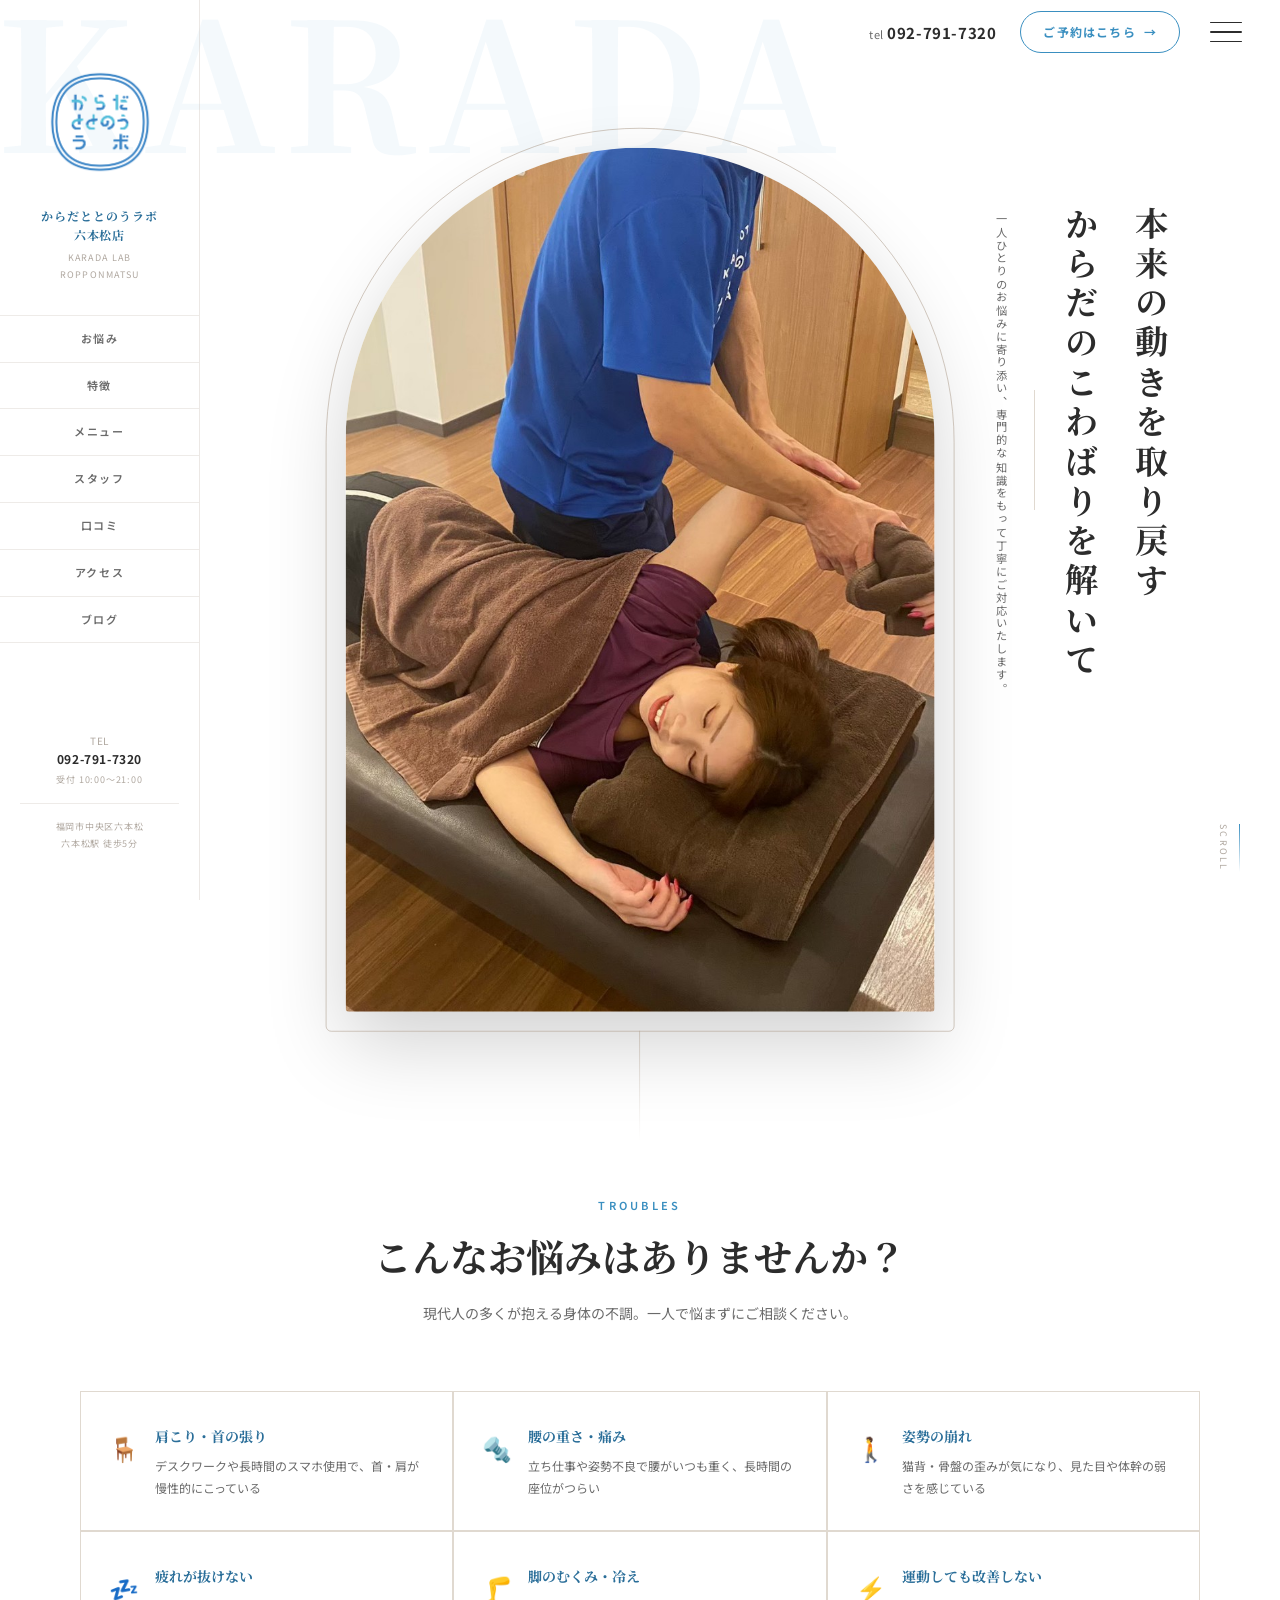
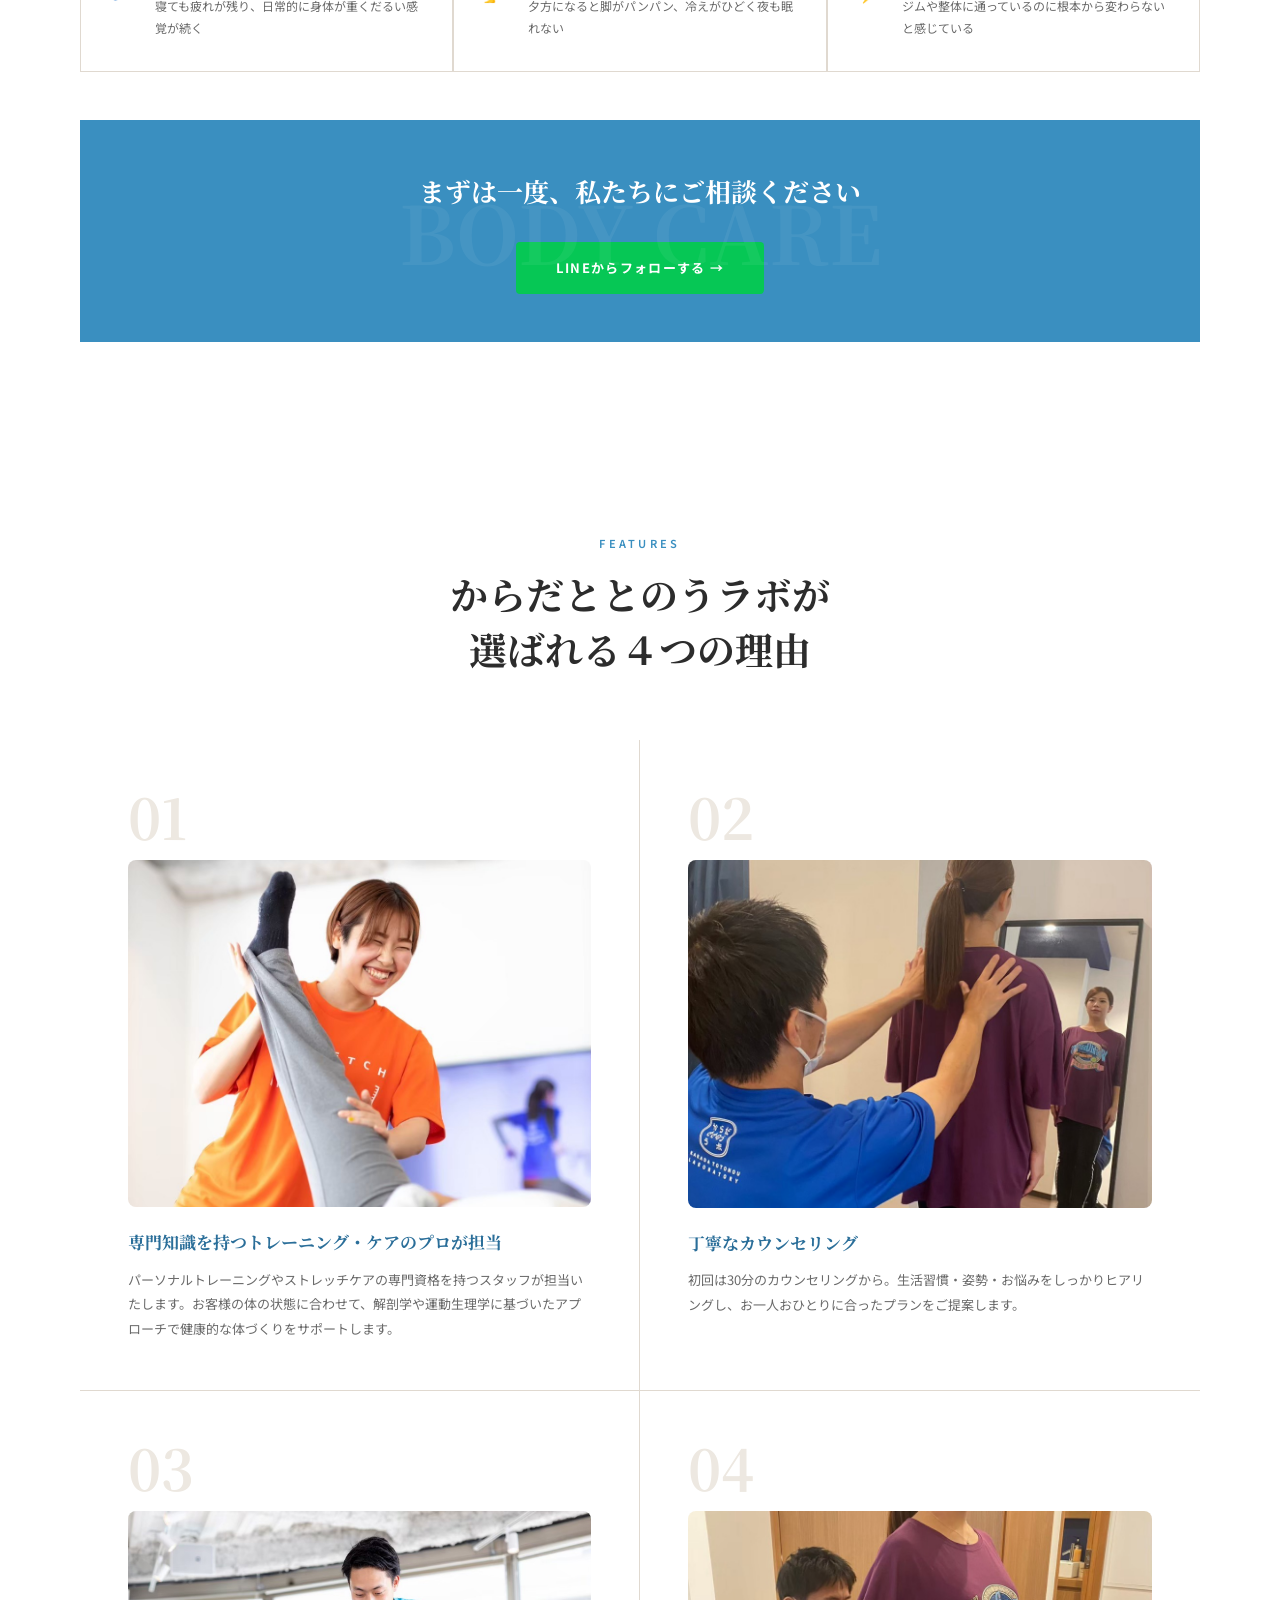
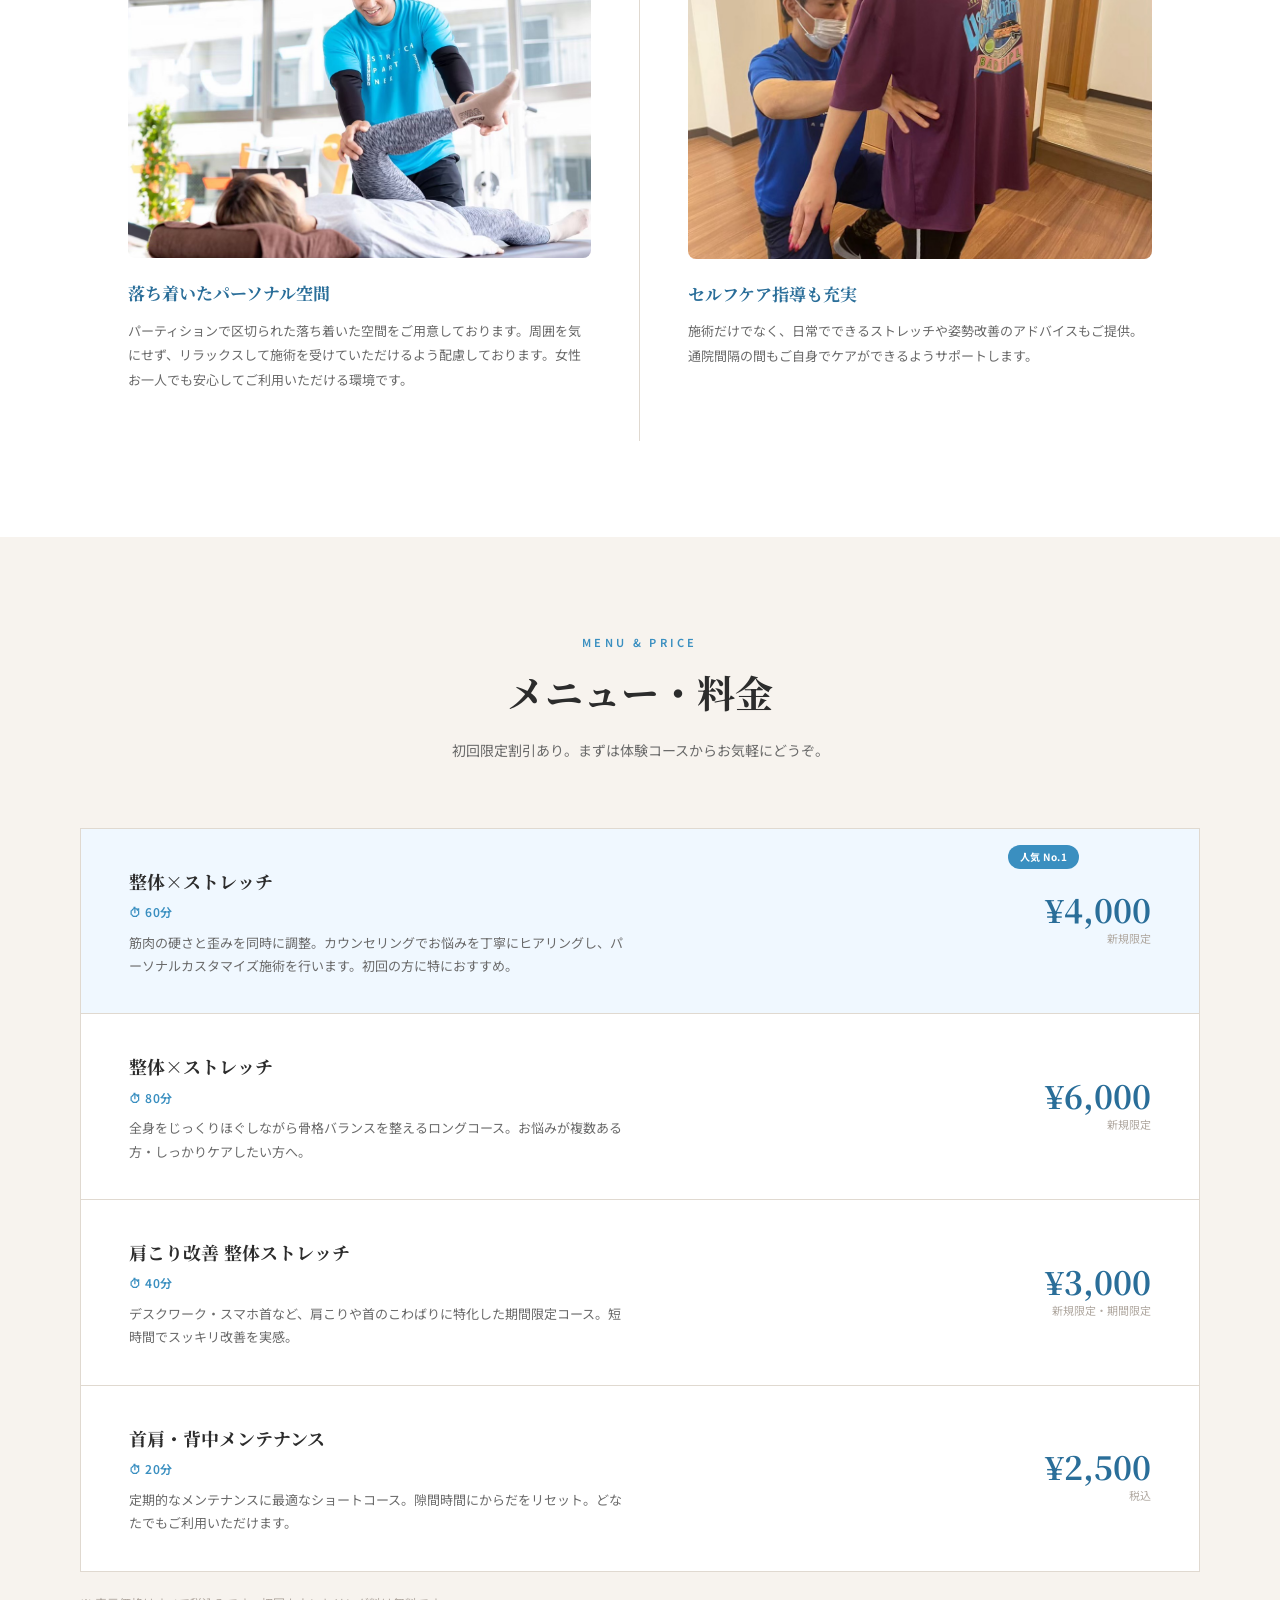
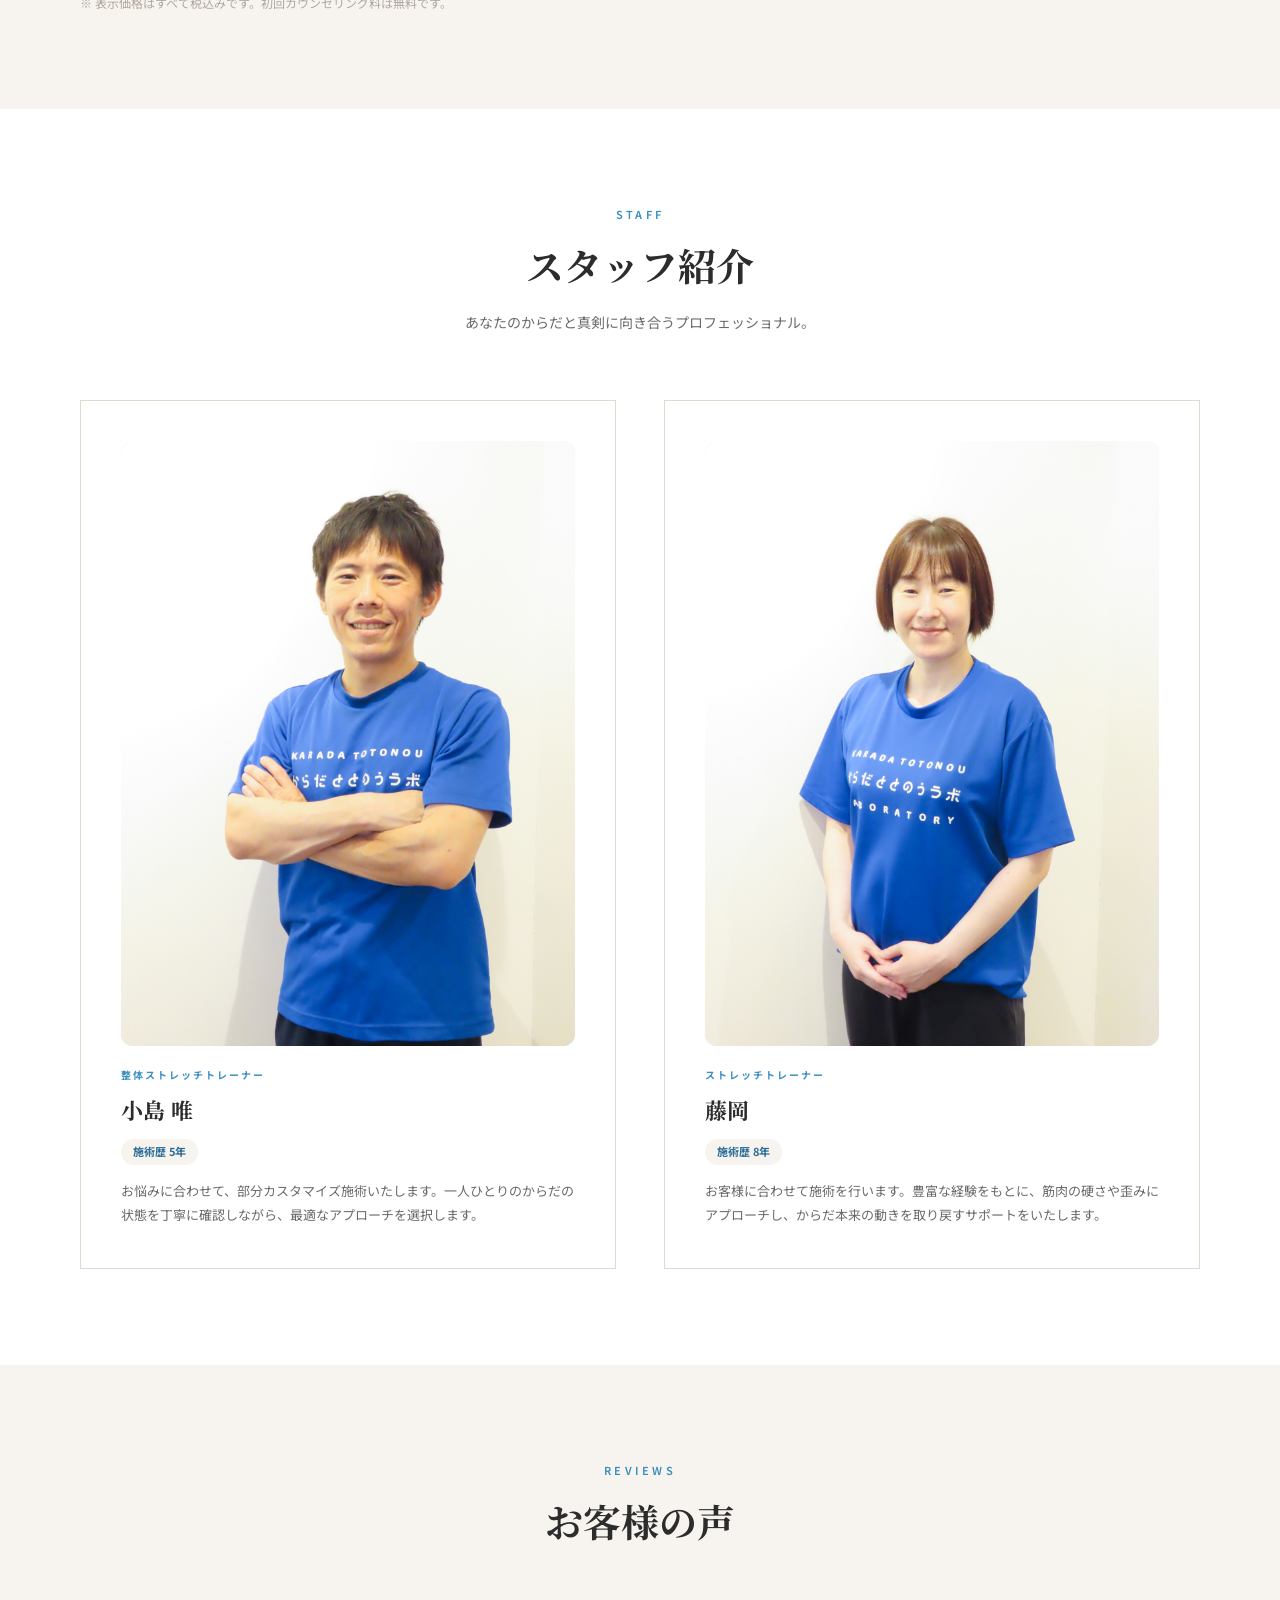
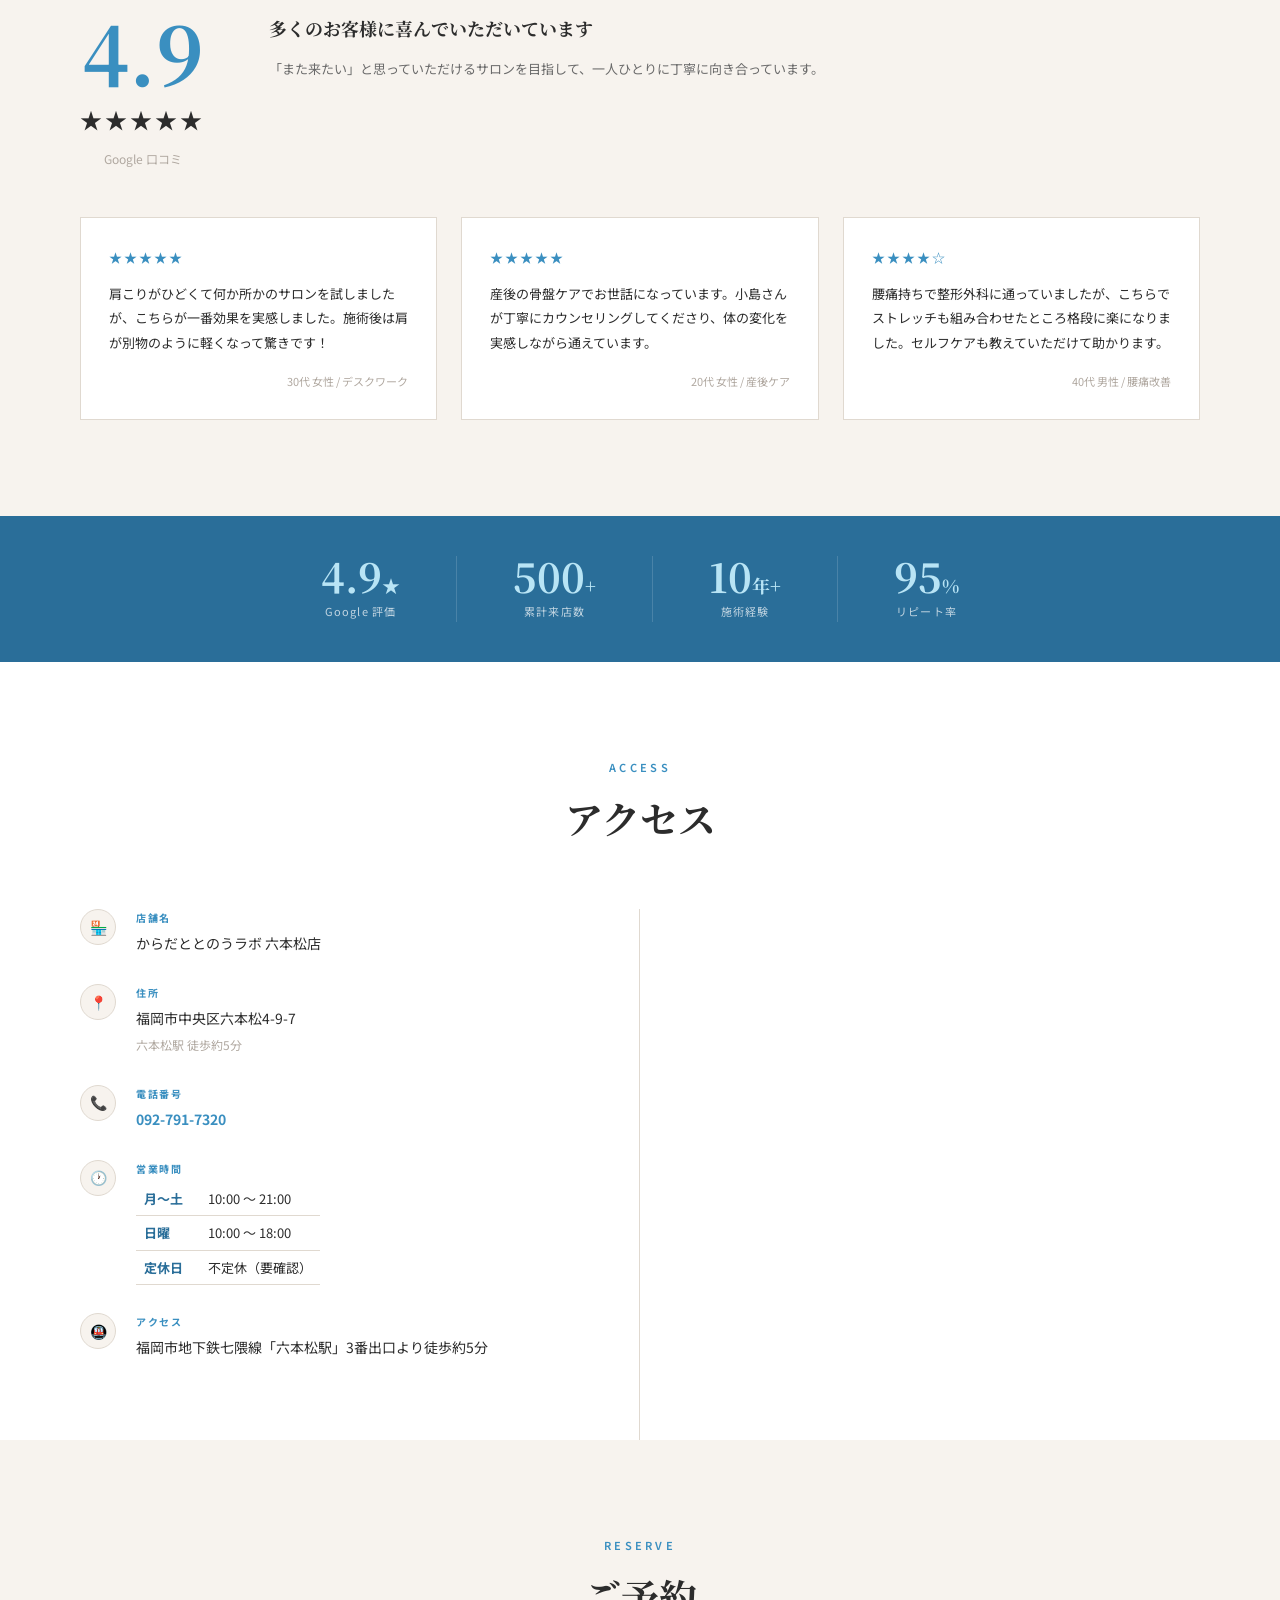
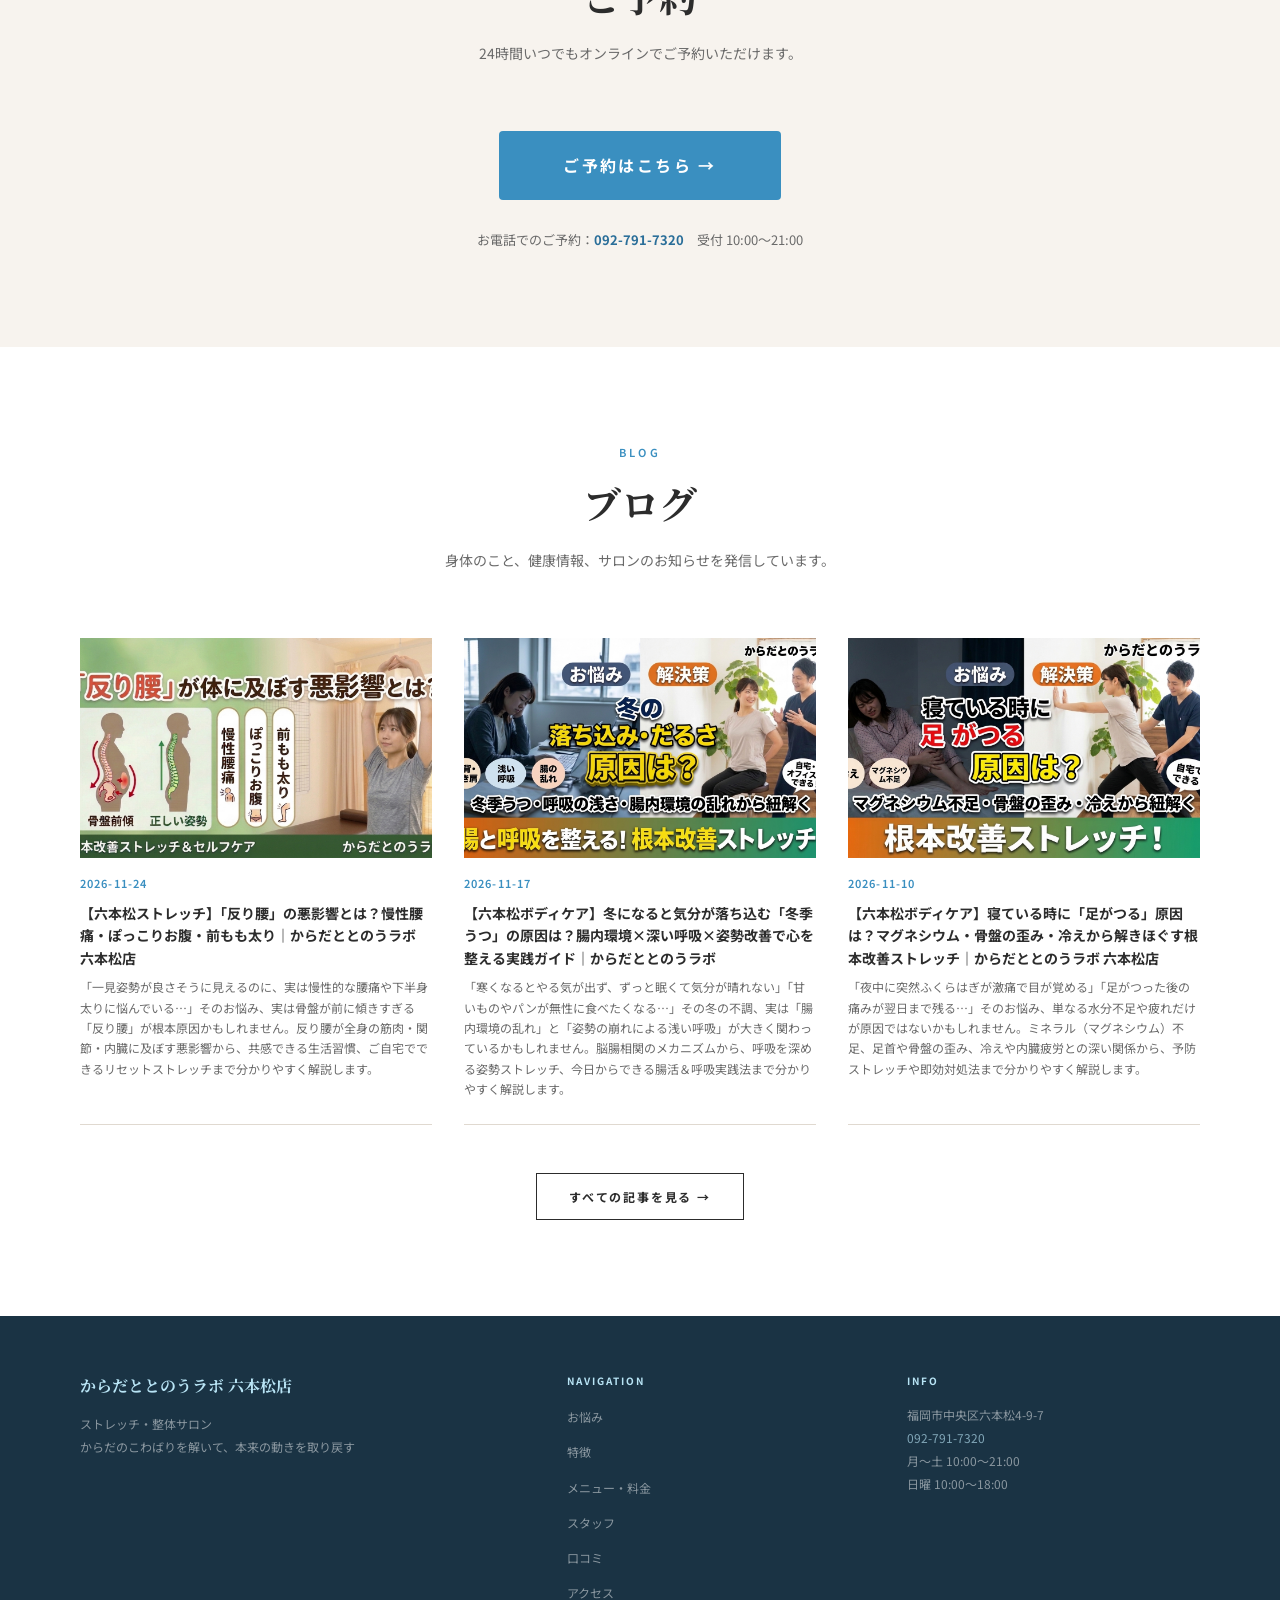
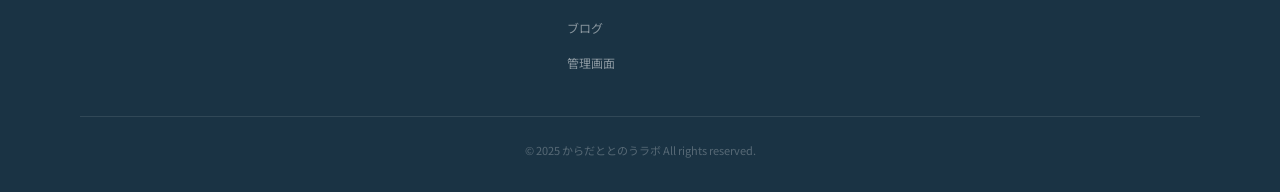
<file: index.html>
<!DOCTYPE html>
<html lang="ja">
<head>
  <meta charset="UTF-8">
  <meta name="viewport" content="width=device-width, initial-scale=1.0">
  <title>からだととのうラボ 六本松店｜ストレッチ・整体サロン｜福岡市中央区</title>
  <meta name="description" content="福岡市中央区六本松駅徒歩2分のストレッチ・整体サロン「からだととのうラボ」。専門資格を持つトレーナーが肩こり・腰痛・姿勢の悩みを根本改善。初回カウンセリング無料、LINEから簡単予約。">
  <link rel="canonical" href="https://karada-totonou-lab.com/">
  <link rel="icon" href="images/favicon2.png" type="image/png">

  <!-- OGP -->
  <meta property="og:type" content="website">
  <meta property="og:title" content="からだととのうラボ 六本松店｜ストレッチ・整体サロン｜福岡市中央区">
  <meta property="og:description" content="福岡市中央区六本松駅徒歩2分のストレッチ・整体サロン。専門資格を持つトレーナーが肩こり・腰痛・姿勢の悩みを根本改善。初回カウンセリング無料、LINEから簡単予約。">
  <meta property="og:url" content="https://karada-totonou-lab.com/">
  <meta property="og:site_name" content="からだととのうラボ 六本松店">
  <meta property="og:image" content="https://karada-totonou-lab.com/images/hero1.jpg">
  <meta property="og:locale" content="ja_JP">
  <meta name="twitter:card" content="summary_large_image">
  <meta name="twitter:title" content="からだととのうラボ 六本松店｜ストレッチ・整体サロン｜福岡市中央区">
  <meta name="twitter:description" content="福岡市中央区六本松駅徒歩2分のストレッチ・整体サロン。専門資格を持つトレーナーが肩こり・腰痛・姿勢の悩みを根本改善。">
  <meta name="twitter:image" content="https://karada-totonou-lab.com/images/hero1.jpg">
  <link rel="preconnect" href="https://fonts.googleapis.com">
  <link rel="preconnect" href="https://fonts.gstatic.com" crossorigin>
  <link href="https://fonts.googleapis.com/css2?family=Noto+Sans+JP:wght@300;400;600;700&family=Noto+Serif+JP:wght@400;600;700&display=swap" rel="stylesheet">
  <link rel="stylesheet" href="style.css">

  <script type="application/ld+json">
  {
    "@context": "https://schema.org",
    "@type": "HealthAndBeautyBusiness",
    "name": "からだととのうラボ 六本松店",
    "description": "福岡市六本松のパーソナルストレッチ・姿勢改善サロン。専門資格を持つトレーナーが肩こり・腰痛・姿勢のお悩みを根本から改善します。初回カウンセリング無料。",
    "telephone": "092-791-7320",
    "url": "https://karada-totonou-lab.com",
    "image": "https://karada-totonou-lab.com/images/hero1.jpg",
    "priceRange": "¥¥",
    "address": {
      "@type": "PostalAddress",
      "streetAddress": "六本松4-9-7",
      "addressLocality": "福岡市中央区",
      "addressRegion": "福岡県",
      "postalCode": "810-0044",
      "addressCountry": "JP"
    },
    "geo": {
      "@type": "GeoCoordinates",
      "latitude": 33.5716,
      "longitude": 130.3747
    },
    "openingHoursSpecification": [
      {
        "@type": "OpeningHoursSpecification",
        "dayOfWeek": ["Monday","Tuesday","Wednesday","Thursday","Friday"],
        "opens": "11:00",
        "closes": "22:00"
      },
      {
        "@type": "OpeningHoursSpecification",
        "dayOfWeek": ["Saturday","Sunday","PublicHolidays"],
        "opens": "10:00",
        "closes": "21:00"
      }
    ],
    "sameAs": [
      "https://lin.ee/XEOR9Bi"
    ]
  }
  </script>
  <script type="application/ld+json">
  {
    "@context": "https://schema.org",
    "@type": "FAQPage",
    "mainEntity": [
      {
        "@type": "Question",
        "name": "初めての予約はどうすればいいですか？",
        "acceptedAnswer": {
          "@type": "Answer",
          "text": "LINEからご予約いただけます。初回は無料カウンセリング（約30分）からスタートします。お気軽にご連絡ください。"
        }
      },
      {
        "@type": "Question",
        "name": "肩こりや腰痛に効果はありますか？",
        "acceptedAnswer": {
          "@type": "Answer",
          "text": "はい。解剖学・運動生理学に基づいたストレッチとケアで、筋肉の緊張をほぐし姿勢を整えることで、肩こりや腰痛の根本改善を目指します。"
        }
      },
      {
        "@type": "Question",
        "name": "どんな服装で行けばいいですか？",
        "acceptedAnswer": {
          "@type": "Answer",
          "text": "動きやすい服装であれば何でも構いません。着替えのご用意もありますのでそのままお越しいただいても大丈夫です。"
        }
      },
      {
        "@type": "Question",
        "name": "六本松駅からのアクセスは？",
        "acceptedAnswer": {
          "@type": "Answer",
          "text": "福岡市地下鉄七隈線「六本松駅」から徒歩2分です。住所は福岡市中央区六本松4-9-7です。"
        }
      },
      {
        "@type": "Question",
        "name": "料金はどのくらいかかりますか？",
        "acceptedAnswer": {
          "@type": "Answer",
          "text": "初回カウンセリングは無料です。施術メニューの料金はサイトのメニュー・料金ページをご確認ください。表示価格はすべて税込みです。"
        }
      }
    ]
  }
  </script>
<!-- Google tag (gtag.js) -->
<script async src="https://www.googletagmanager.com/gtag/js?id=G-XFP9FGWCJG"></script>
<script>
  window.dataLayer = window.dataLayer || [];
  function gtag(){dataLayer.push(arguments);}
  gtag('js', new Date());
  gtag('config', 'G-XFP9FGWCJG');
</script>
<script src="vendor/blog-security.js"></script>
</head>
<body>

<!-- ===== 固定トップバー ===== -->
<header id="fixed-topbar" class="fixed-topbar">
  <div class="topbar-left">
    <a href="./index.html" class="topbar-brand">
      <img src="images/logo.png" alt="からだととのうラボ" class="topbar-logo">
      <img src="images/logo2.png" alt="からだととのうラボ 六本松店" class="topbar-logo2">
    </a>
  </div>
  <div class="topbar-right">
    <a href="tel:092-791-7320" class="topbar-tel">tel <strong>092-791-7320</strong></a>
    <a href="https://pos-reserve.vercel.app/s/karada-totonou/book" target="_blank" rel="noopener" class="topbar-reserve-btn">ご予約はこちら <span class="topbar-reserve-arrow">→</span></a>
  </div>
</header>

<!-- ハンバーガー：常に最前面・固定 -->
<button class="hamburger" id="hamburger" aria-label="メニューを開く" aria-expanded="false">
  <span></span>
  <span></span>
  <span></span>
</button>

<!-- ===== ドロワーメニュー（右から） ===== -->
<nav id="sp-menu" class="drawer-menu" aria-hidden="true">
  <div class="drawer-inner">
    <div class="drawer-nav">
      <a href="#troubles" class="drawer-link"><span class="drawer-en">Troubles</span><span class="drawer-ja">お悩み</span></a>
      <a href="#features" class="drawer-link"><span class="drawer-en">Features</span><span class="drawer-ja">特徴</span></a>
      <a href="#menu" class="drawer-link"><span class="drawer-en">Menu</span><span class="drawer-ja">メニュー・料金</span></a>
      <a href="#staff" class="drawer-link"><span class="drawer-en">Staff</span><span class="drawer-ja">スタッフ</span></a>
      <a href="#reviews" class="drawer-link"><span class="drawer-en">Reviews</span><span class="drawer-ja">口コミ</span></a>
      <a href="#access" class="drawer-link"><span class="drawer-en">Access</span><span class="drawer-ja">アクセス</span></a>
      <a href="#blog" class="drawer-link"><span class="drawer-en">Blog</span><span class="drawer-ja">ブログ</span></a>
    </div>
  </div>
</nav>
<!-- オーバーレイ -->
<div id="drawer-overlay" class="drawer-overlay"></div>

<!-- ===== HERO ===== -->
<section id="hero">

  <!-- ウォーターマーク：KARADA -->
  <div class="hero-wm" aria-hidden="true">KARADA</div>


  <!-- 左パネル：ロゴ＋ナビ -->
  <div class="hero-left">
    <img src="images/logo.png" alt="からだととのうラボ" class="hero-logo-img">
    <div class="hero-logo-name">からだととのうラボ<br>六本松店</div>
    <div class="hero-logo-en">KARADA LAB<br>ROPPONMATSU</div>
    <nav class="hero-nav" aria-label="メインナビ">
      <a href="#troubles">お悩み</a>
      <a href="#features">特徴</a>
      <a href="#menu">メニュー</a>
      <a href="#staff">スタッフ</a>
      <a href="#reviews">口コミ</a>
      <a href="#access">アクセス</a>
      <a href="#blog">ブログ</a>
    </nav>
    <div class="hero-tel">
      TEL<br>
      <strong><a href="tel:092-791-7320">092-791-7320</a></strong>
      <small style="display:block;font-size:9px;margin-top:2px;">受付 10:00〜21:00</small>
    </div>
    <div class="hero-address">
      福岡市中央区六本松<br>
      六本松駅 徒歩5分
    </div>
  </div>

  <!-- アーチ画像（中央） -->
  <div class="hero-arch-wrap">
    <div class="hero-arch-outer" aria-hidden="true"></div>
    <div class="hero-arch-inner">
      <div class="hero-slideshow">
        <img src="images/hero1.jpg" alt="ストレッチサロン施術イメージ" class="hero-arch-img hero-slide active">
        <img src="images/hero2.jpg" alt="ストレッチサロン施術イメージ２" class="hero-arch-img hero-slide">
        <img src="images/hero3.jpg" alt="ストレッチサロン施術イメージ３" class="hero-arch-img hero-slide">
      </div>
    </div>
  </div>

  <!-- 右側：縦書きキャッチコピー（右端から内側へ） -->
  <div class="hero-copy" aria-label="キャッチコピー">
    <p class="hero-copy-sub">一人ひとりのお悩みに寄り添い、専門的な知識をもって丁寧にご対応いたします。</p>
    <div class="hero-copy-divider" aria-hidden="true"></div>
    <p class="hero-copy-col">からだのこわばりを解いて</p>
    <p class="hero-copy-col">本来の動きを取り戻す</p>
  </div>

  <!-- スクロールインジケーター -->
  <div class="hero-scroll-ind" aria-hidden="true">
    <div class="hero-scroll-line"></div>
    SCROLL
  </div>

</section>

<!-- ===== STATS ===== -->
<!-- ===== Hero → Troubles 接続線 ===== -->
<div class="arch-connector" aria-hidden="true"></div>

<!-- ===== TROUBLES ===== -->
<section id="troubles">
  <div class="section-header reveal">
    <span class="section-en">Troubles</span>
    <h2 class="section-ja">こんなお悩みは<br class="sp-br">ありませんか？</h2>
    <p class="section-desc">現代人の多くが抱える身体の不調。<br class="sp-br">一人で悩まずにご相談ください。</p>
  </div>
  <div class="troubles-grid">
    <div class="trouble-card reveal">
      <div class="trouble-icon">🪑</div>
      <div class="trouble-text">
        <strong>肩こり・首の張り</strong>
        <p>デスクワークや長時間のスマホ使用で、首・肩が慢性的にこっている</p>
      </div>
    </div>
    <div class="trouble-card reveal">
      <div class="trouble-icon">🔩</div>
      <div class="trouble-text">
        <strong>腰の重さ・痛み</strong>
        <p>立ち仕事や姿勢不良で腰がいつも重く、長時間の座位がつらい</p>
      </div>
    </div>
    <div class="trouble-card reveal">
      <div class="trouble-icon">🚶</div>
      <div class="trouble-text">
        <strong>姿勢の崩れ</strong>
        <p>猫背・骨盤の歪みが気になり、見た目や体幹の弱さを感じている</p>
      </div>
    </div>
    <div class="trouble-card reveal">
      <div class="trouble-icon">💤</div>
      <div class="trouble-text">
        <strong>疲れが抜けない</strong>
        <p>寝ても疲れが残り、日常的に身体が重くだるい感覚が続く</p>
      </div>
    </div>
    <div class="trouble-card reveal">
      <div class="trouble-icon">🦵</div>
      <div class="trouble-text">
        <strong>脚のむくみ・冷え</strong>
        <p>夕方になると脚がパンパン、冷えがひどく夜も眠れない</p>
      </div>
    </div>
    <div class="trouble-card reveal">
      <div class="trouble-icon">⚡</div>
      <div class="trouble-text">
        <strong>運動しても改善しない</strong>
        <p>ジムや整体に通っているのに根本から変わらないと感じている</p>
      </div>
    </div>
  </div>
  <div class="troubles-cta reveal">
    <p>まずは一度、<br class="sp-br">私たちにご相談ください</p>
    <a href="https://lin.ee/XEOR9Bi" target="_blank" rel="noopener" class="btn-primary-more btn-line">LINEからフォローする →</a>
  </div>
</section>

<!-- ===== FEATURES ===== -->
<section id="features">
  <div class="section-header reveal">
    <span class="section-en">Features</span>
    <h2 class="section-ja">からだととのうラボが<br>選ばれる４つの理由</h2>
  </div>
  <div class="features-wrap">
    <div class="feature-item reveal">
      <div class="feature-num">01</div>
      <div class="feature-img-wrap">
        <img src="images/feature1.jpg" alt="国家資格を持つ専門スタッフ" class="feature-img">
      </div>
      <div class="feature-title">専門知識を持つトレーニング・ケアのプロが担当</div>
      <div class="feature-desc">パーソナルトレーニングやストレッチケアの専門資格を持つスタッフが担当いたします。お客様の体の状態に合わせて、解剖学や運動生理学に基づいたアプローチで健康的な体づくりをサポートします。</div>
    </div>
    <div class="feature-item reveal">
      <div class="feature-num">02</div>
      <div class="feature-img-wrap">
        <img src="images/feature2.jpg" alt="丁寧なカウンセリング" class="feature-img">
      </div>
      <div class="feature-title">丁寧なカウンセリング</div>
      <div class="feature-desc">初回は30分のカウンセリングから。生活習慣・姿勢・お悩みをしっかりヒアリングし、お一人おひとりに合ったプランをご提案します。</div>
    </div>
    <div class="feature-item reveal">
      <div class="feature-num">03</div>
      <div class="feature-img-wrap">
        <img src="images/feature3.jpg" alt="落ち着いたパーソナル空間" class="feature-img">
      </div>
      <div class="feature-title">落ち着いたパーソナル空間</div>
      <div class="feature-desc">パーティションで区切られた落ち着いた空間をご用意しております。周囲を気にせず、リラックスして施術を受けていただけるよう配慮しております。女性お一人でも安心してご利用いただける環境です。</div>
    </div>
    <div class="feature-item reveal">
      <div class="feature-num">04</div>
      <div class="feature-img-wrap">
        <img src="images/feature4.jpg" alt="セルフケア指導も充実" class="feature-img">
      </div>
      <div class="feature-title">セルフケア指導も充実</div>
      <div class="feature-desc">施術だけでなく、日常でできるストレッチや姿勢改善のアドバイスもご提供。通院間隔の間もご自身でケアができるようサポートします。</div>
    </div>
  </div>
</section>

<!-- ===== MENU ===== -->
<section id="menu">
  <div class="section-header reveal">
    <span class="section-en">Menu &amp; Price</span>
    <h2 class="section-ja">メニュー・料金</h2>
    <p class="section-desc">初回限定割引あり。<br class="sp-br">まずは体験コースからお気軽にどうぞ。</p>
  </div>
  <ul class="menu-list">
    <li class="menu-item featured reveal">
      <div class="menu-item-body">
        <div class="menu-item-name">整体×ストレッチ</div>
        <div class="menu-item-time">⏱ 60分</div>
        <div class="menu-item-desc">筋肉の硬さと歪みを同時に調整。カウンセリングでお悩みを丁寧にヒアリングし、パーソナルカスタマイズ施術を行います。初回の方に特におすすめ。</div>
      </div>
      <div class="menu-item-price">
        <div class="menu-price-num">¥4,000</div>
        <div class="menu-price-label">新規限定</div>
      </div>
    </li>
    <li class="menu-item reveal">
      <div class="menu-item-body">
        <div class="menu-item-name">整体×ストレッチ</div>
        <div class="menu-item-time">⏱ 80分</div>
        <div class="menu-item-desc">全身をじっくりほぐしながら骨格バランスを整えるロングコース。お悩みが複数ある方・しっかりケアしたい方へ。</div>
      </div>
      <div class="menu-item-price">
        <div class="menu-price-num">¥6,000</div>
        <div class="menu-price-label">新規限定</div>
      </div>
    </li>
    <li class="menu-item reveal">
      <div class="menu-item-body">
        <div class="menu-item-name">肩こり改善 整体ストレッチ</div>
        <div class="menu-item-time">⏱ 40分</div>
        <div class="menu-item-desc">デスクワーク・スマホ首など、肩こりや首のこわばりに特化した期間限定コース。短時間でスッキリ改善を実感。</div>
      </div>
      <div class="menu-item-price">
        <div class="menu-price-num">¥3,000</div>
        <div class="menu-price-label">新規限定・期間限定</div>
      </div>
    </li>
    <li class="menu-item reveal">
      <div class="menu-item-body">
        <div class="menu-item-name">首肩・背中メンテナンス</div>
        <div class="menu-item-time">⏱ 20分</div>
        <div class="menu-item-desc">定期的なメンテナンスに最適なショートコース。隙間時間にからだをリセット。どなたでもご利用いただけます。</div>
      </div>
      <div class="menu-item-price">
        <div class="menu-price-num">¥2,500</div>
        <div class="menu-price-label">税込</div>
      </div>
    </li>
  </ul>
  <p class="menu-note">※ 表示価格はすべて税込みです。<br class="sp-br">初回カウンセリング料は無料です。</p>
</section>

<!-- ===== STAFF ===== -->
<section id="staff">
  <div class="section-header reveal">
    <span class="section-en">Staff</span>
    <h2 class="section-ja">スタッフ紹介</h2>
    <p class="section-desc">あなたのからだと真剣に向き合うプロフェッショナル。</p>
  </div>
  <div class="staff-grid">
    <div class="staff-card reveal">
      <div class="staff-img-wrap">
        <img src="images/staff1.jpg" alt="小島 唯" class="staff-img">
      </div>
      <div class="staff-role">整体ストレッチトレーナー</div>
      <div class="staff-name">小島 唯</div>
      <div class="staff-exp">施術歴 5年</div>
      <p class="staff-bio">お悩みに合わせて、部分カスタマイズ施術いたします。一人ひとりのからだの状態を丁寧に確認しながら、最適なアプローチを選択します。</p>
    </div>
    <div class="staff-card reveal">
      <div class="staff-img-wrap">
        <img src="images/staff2.jpg" alt="藤岡" class="staff-img">
      </div>
      <div class="staff-role">ストレッチトレーナー</div>
      <div class="staff-name">藤岡</div>
      <div class="staff-exp">施術歴 8年</div>
      <p class="staff-bio">お客様に合わせて施術を行います。豊富な経験をもとに、筋肉の硬さや歪みにアプローチし、からだ本来の動きを取り戻すサポートをいたします。</p>
    </div>
  </div>
</section>

<!-- ===== REVIEWS ===== -->
<section id="reviews">
  <div class="section-header reveal">
    <span class="section-en">Reviews</span>
    <h2 class="section-ja">お客様の声</h2>
  </div>
  <div class="reviews-header-wrap reveal">
    <div class="reviews-rating-big">
      <div class="rating-big-num">4.9</div>
      <div class="rating-big-stars">★★★★★</div>
      <div class="rating-big-count">Google 口コミ</div>
    </div>
    <div>
      <p style="font-family:var(--font-serif);font-size:18px;font-weight:700;margin-bottom:12px;">多くのお客様に喜んでいただいています</p>
      <p style="font-size:13px;color:var(--text-mid);line-height:2;">「また来たい」と思っていただけるサロンを目指して、<br class="sp-br">一人ひとりに丁寧に向き合っています。</p>
    </div>
  </div>
  <div class="reviews-grid">
    <div class="review-card reveal">
      <div class="review-stars">★★★★★</div>
      <p class="review-text">肩こりがひどくて何か所かのサロンを試しましたが、こちらが一番効果を実感しました。施術後は肩が別物のように軽くなって驚きです！</p>
      <div class="review-author">30代 女性 / デスクワーク</div>
    </div>
    <div class="review-card reveal">
      <div class="review-stars">★★★★★</div>
      <p class="review-text">産後の骨盤ケアでお世話になっています。小島さんが丁寧にカウンセリングしてくださり、体の変化を実感しながら通えています。</p>
      <div class="review-author">20代 女性 / 産後ケア</div>
    </div>
    <div class="review-card reveal">
      <div class="review-stars">★★★★☆</div>
      <p class="review-text">腰痛持ちで整形外科に通っていましたが、こちらでストレッチも組み合わせたところ格段に楽になりました。セルフケアも教えていただけて助かります。</p>
      <div class="review-author">40代 男性 / 腰痛改善</div>
    </div>
  </div>
</section>

<!-- ===== STATS ===== -->
<section id="stats">
  <div class="stats-inner">
    <div class="stat-item reveal">
      <div class="stat-num">4.9<span>★</span></div>
      <div class="stat-label">Google 評価</div>
    </div>
    <div class="stat-item reveal">
      <div class="stat-num">500<span>+</span></div>
      <div class="stat-label">累計来店数</div>
    </div>
    <div class="stat-item reveal">
      <div class="stat-num">10<span>年+</span></div>
      <div class="stat-label">施術経験</div>
    </div>
    <div class="stat-item reveal">
      <div class="stat-num">95<span>%</span></div>
      <div class="stat-label">リピート率</div>
    </div>
  </div>
</section>

<!-- ===== ACCESS ===== -->
<section id="access">
  <div class="section-header reveal">
    <span class="section-en">Access</span>
    <h2 class="section-ja">アクセス</h2>
  </div>
  <div class="access-grid">
    <div class="access-info reveal">
      <div class="access-rows">
        <div class="access-row">
          <div class="access-row-icon">🏪</div>
          <div>
            <div class="access-row-label">店舗名</div>
            <div class="access-row-text">からだととのうラボ 六本松店</div>
          </div>
        </div>
        <div class="access-row">
          <div class="access-row-icon">📍</div>
          <div>
            <div class="access-row-label">住所</div>
            <div class="access-row-text">福岡市中央区六本松4-9-7<br><span style="font-size:12px;color:var(--text-light);">六本松駅 徒歩約5分</span></div>
          </div>
        </div>
        <div class="access-row">
          <div class="access-row-icon">📞</div>
          <div>
            <div class="access-row-label">電話番号</div>
            <div class="access-row-text"><a href="tel:092-791-7320" style="color:var(--primary);font-weight:700;">092-791-7320</a></div>
          </div>
        </div>
        <div class="access-row">
          <div class="access-row-icon">🕐</div>
          <div>
            <div class="access-row-label">営業時間</div>
            <table class="hours-table">
              <tr><td>月〜土</td><td>10:00 〜 21:00</td></tr>
              <tr><td>日曜</td><td>10:00 〜 18:00</td></tr>
              <tr><td>定休日</td><td>不定休（要確認）</td></tr>
            </table>
          </div>
        </div>
        <div class="access-row">
          <div class="access-row-icon">🚇</div>
          <div>
            <div class="access-row-label">アクセス</div>
            <div class="access-row-text">福岡市地下鉄七隈線「六本松駅」3番出口より徒歩約5分</div>
          </div>
        </div>
      </div>
    </div>
    <div class="access-map reveal">
      <iframe
        src="https://www.google.com/maps/embed?pb=!1m18!1m12!1m3!1d3324.1090384470513!2d130.3736128756963!3d33.57651807333974!2m3!1f0!2f0!3f0!3m2!1i1024!2i768!4f13.1!3m3!1m2!1s0x3541933760547f25%3A0xccb1bbe947074aa5!2z44GL44KJ44Gg44Go44Go44Gu44GG44Op44Oc!5e0!3m2!1sja!2sjp!4v1782714313825!5m2!1sja!2sjp"
        width="100%" height="440" style="border:0;" allowfullscreen="" loading="lazy"
        referrerpolicy="strict-origin-when-cross-origin" title="からだととのうラボ 六本松店 地図">
      </iframe>
    </div>
  </div>
</section>

<!-- ===== RESERVE ===== -->
<section id="reserve">
  <div class="section-header reveal">
    <span class="section-en">Reserve</span>
    <h2 class="section-ja">ご予約</h2>
    <p class="section-desc">24時間いつでもオンラインでご予約いただけます。</p>
  </div>
  <div class="reserve-simple reveal">
    <a href="https://pos-reserve.vercel.app/s/karada-totonou/book" target="_blank" rel="noopener" class="reserve-simple-btn">
      ご予約はこちら →
    </a>
    <p class="reserve-simple-tel">お電話でのご予約：<a href="tel:092-791-7320">092-791-7320</a>　受付 10:00〜21:00</p>
  </div>
</section>

<!-- ===== BLOG ===== -->
<section id="blog">
  <div class="section-header reveal">
    <span class="section-en">Blog</span>
    <h2 class="section-ja">ブログ</h2>
    <p class="section-desc">身体のこと、健康情報、<br class="sp-br">サロンのお知らせを発信しています。</p>
  </div>
  <div class="blog-grid" id="blog-list">
    <div style="grid-column:1/-1;text-align:center;color:var(--text-light);padding:40px;">
      <p>ブログ記事を準備中です</p>
    </div>
  </div>
  <div style="text-align:center;">
    <a href="blog/index.html" class="btn-more">すべての記事を見る →</a>
  </div>
</section>

<!-- ===== FOOTER ===== -->
<footer id="site-footer">
  <div class="footer-inner">
    <div>
      <div class="footer-name">からだととのうラボ 六本松店</div>
      <p class="footer-catch">ストレッチ・整体サロン<br>からだのこわばりを解いて、本来の動きを取り戻す</p>
    </div>
    <div>
      <div class="footer-col-title">Navigation</div>
      <ul class="footer-links">
        <li><a href="#troubles">お悩み</a></li>
        <li><a href="#features">特徴</a></li>
        <li><a href="#menu">メニュー・料金</a></li>
        <li><a href="#staff">スタッフ</a></li>
        <li><a href="#reviews">口コミ</a></li>
        <li><a href="#access">アクセス</a></li>
        <li><a href="/blog/">ブログ</a></li>
        <li><a href="/admin/">管理画面</a></li>
      </ul>
    </div>
    <div>
      <div class="footer-col-title">Info</div>
      <div class="footer-info">
        <span style="display:block;">福岡市中央区六本松4-9-7</span>
        <a href="tel:092-791-7320" style="color:#b8e4f5;display:block;">092-791-7320</a>
        <span style="display:block;">月〜土 10:00〜21:00</span>
        <span style="display:block;">日曜 10:00〜18:00</span>
      </div>
    </div>
  </div>
  <div class="footer-bottom">
    <p>&copy; 2025 からだととのうラボ All rights reserved.</p>
  </div>
</footer>

<!-- ===== モバイル固定予約ボタン ===== -->
<div class="sp-reserve-fixed">
  <a href="https://pos-reserve.vercel.app/s/karada-totonou/book" target="_blank" rel="noopener" class="sp-reserve-fixed-btn">
    <svg xmlns="http://www.w3.org/2000/svg" width="20" height="20" viewBox="0 0 24 24" fill="none" stroke="currentColor" stroke-width="1.8" stroke-linecap="round" stroke-linejoin="round"><rect x="2" y="3" width="20" height="14" rx="2"/><path d="M8 21h8M12 17v4"/></svg>
    ご予約はこちら
  </a>
</div>


<!-- LINE登録フローティングボタン -->
<a href="https://lin.ee/XEOR9Bi" target="_blank" rel="noopener" id="line-float-btn" aria-label="LINE登録はこちら">
  <span class="line-float-icon">
    <svg xmlns="http://www.w3.org/2000/svg" width="20" height="20" viewBox="0 0 24 24" fill="currentColor"><path d="M12 2C6.5 2 2 5.9 2 10.7c0 4.3 3.6 7.9 8.4 8.6.3.1.8.2.9.5.1.3.1.7 0 1l-.1 1c-.1.3-.2 1 .9.6s6-3.5 8.2-6c1.5-1.7 2.7-3.6 2.7-5.7C22 5.9 17.5 2 12 2z"/></svg>
  </span>
  <span class="line-float-label">LINE登録<br>はこちら</span>
</a>

<!-- ページトップ -->
<button id="page-top" aria-label="ページトップへ戻る">
  <svg xmlns="http://www.w3.org/2000/svg" width="16" height="16" viewBox="0 0 24 24" fill="currentColor"><path d="M12 4l10 16H2z"/></svg>
</button>

<script src="common.js"></script>
</body>
</html>
</file>
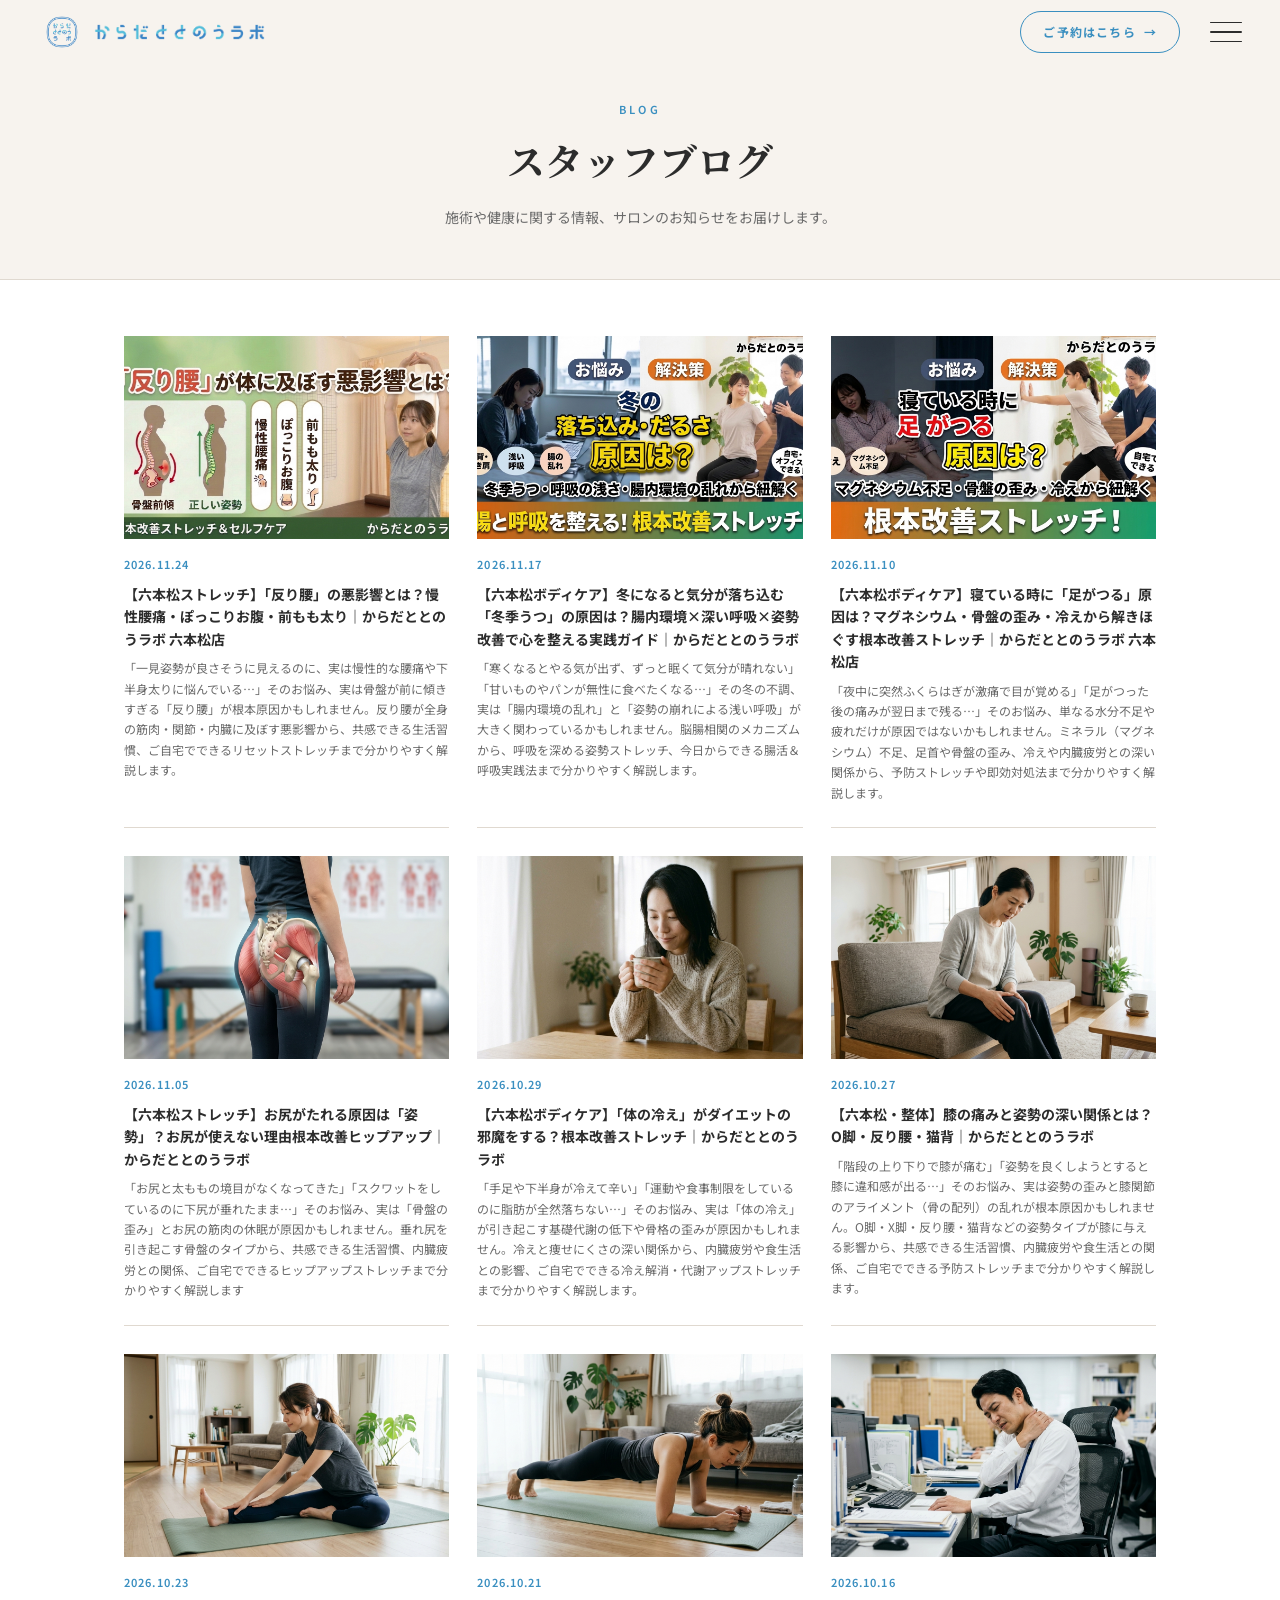
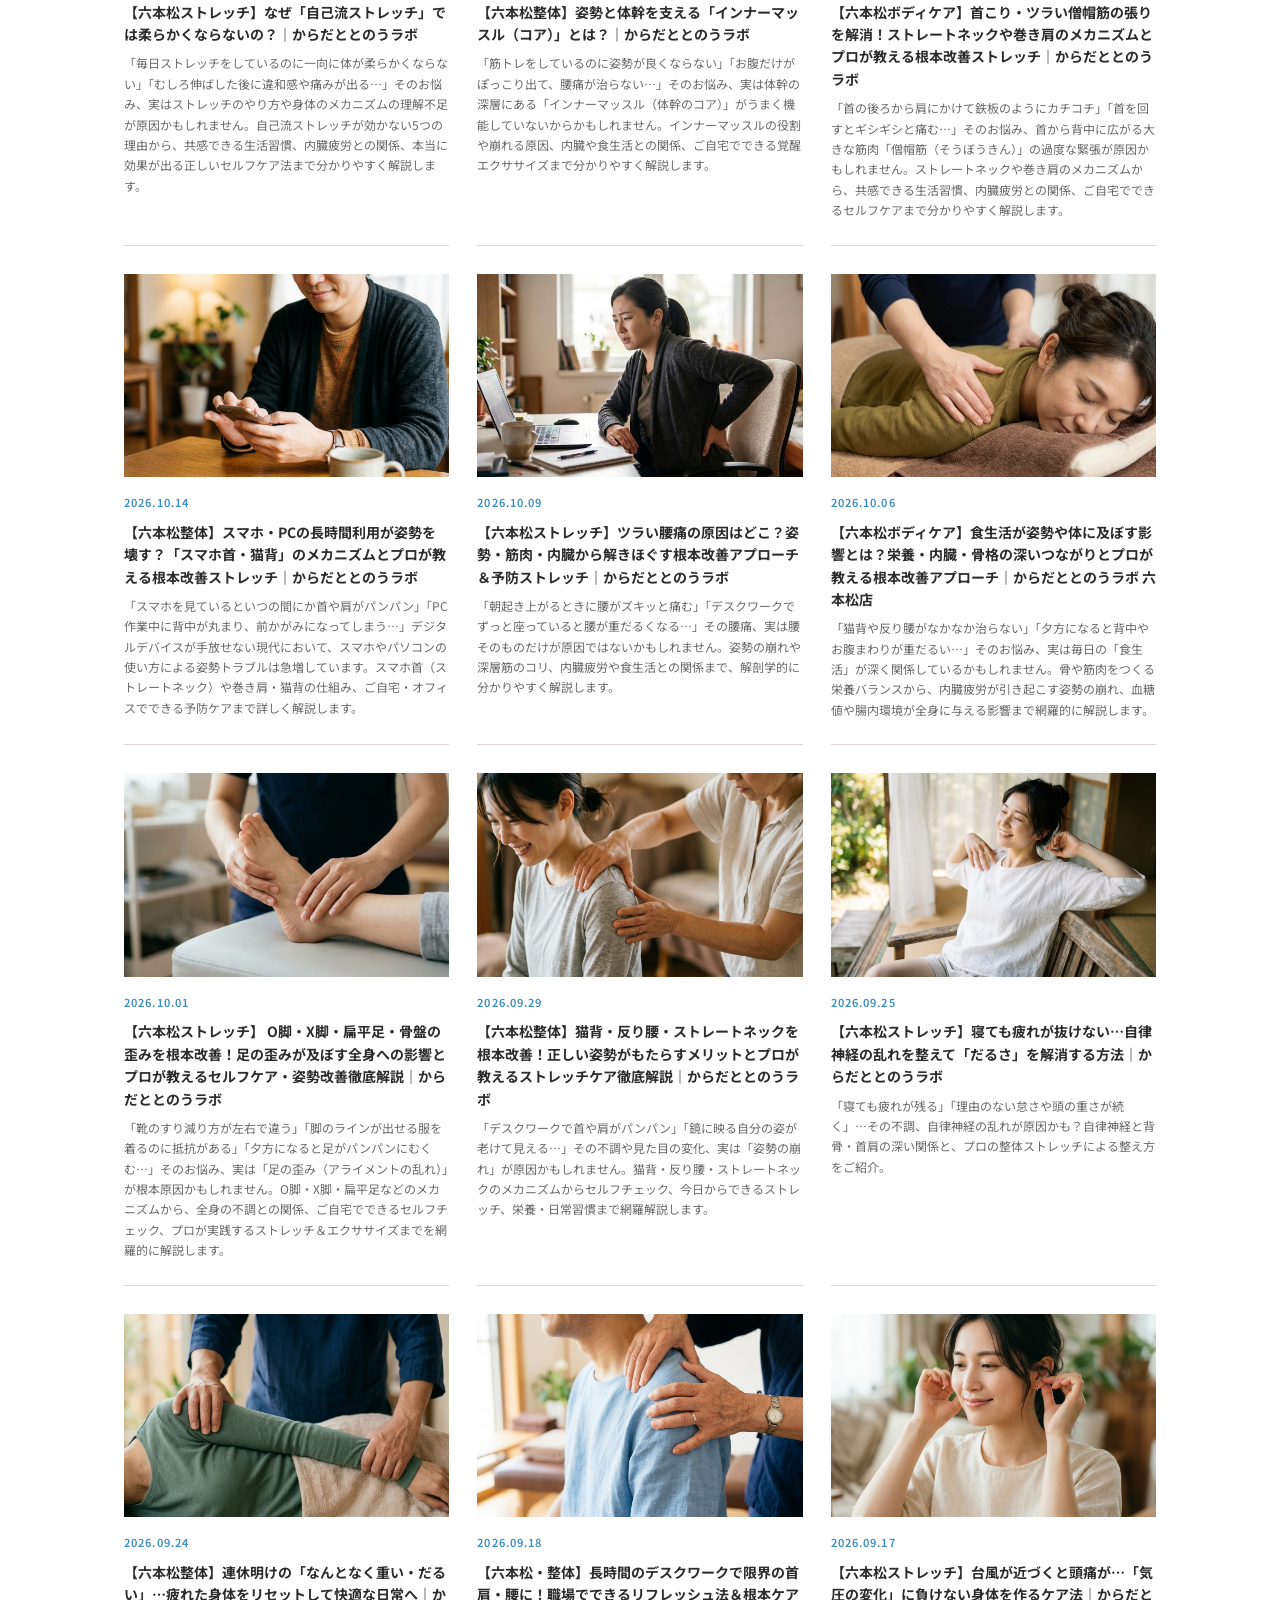
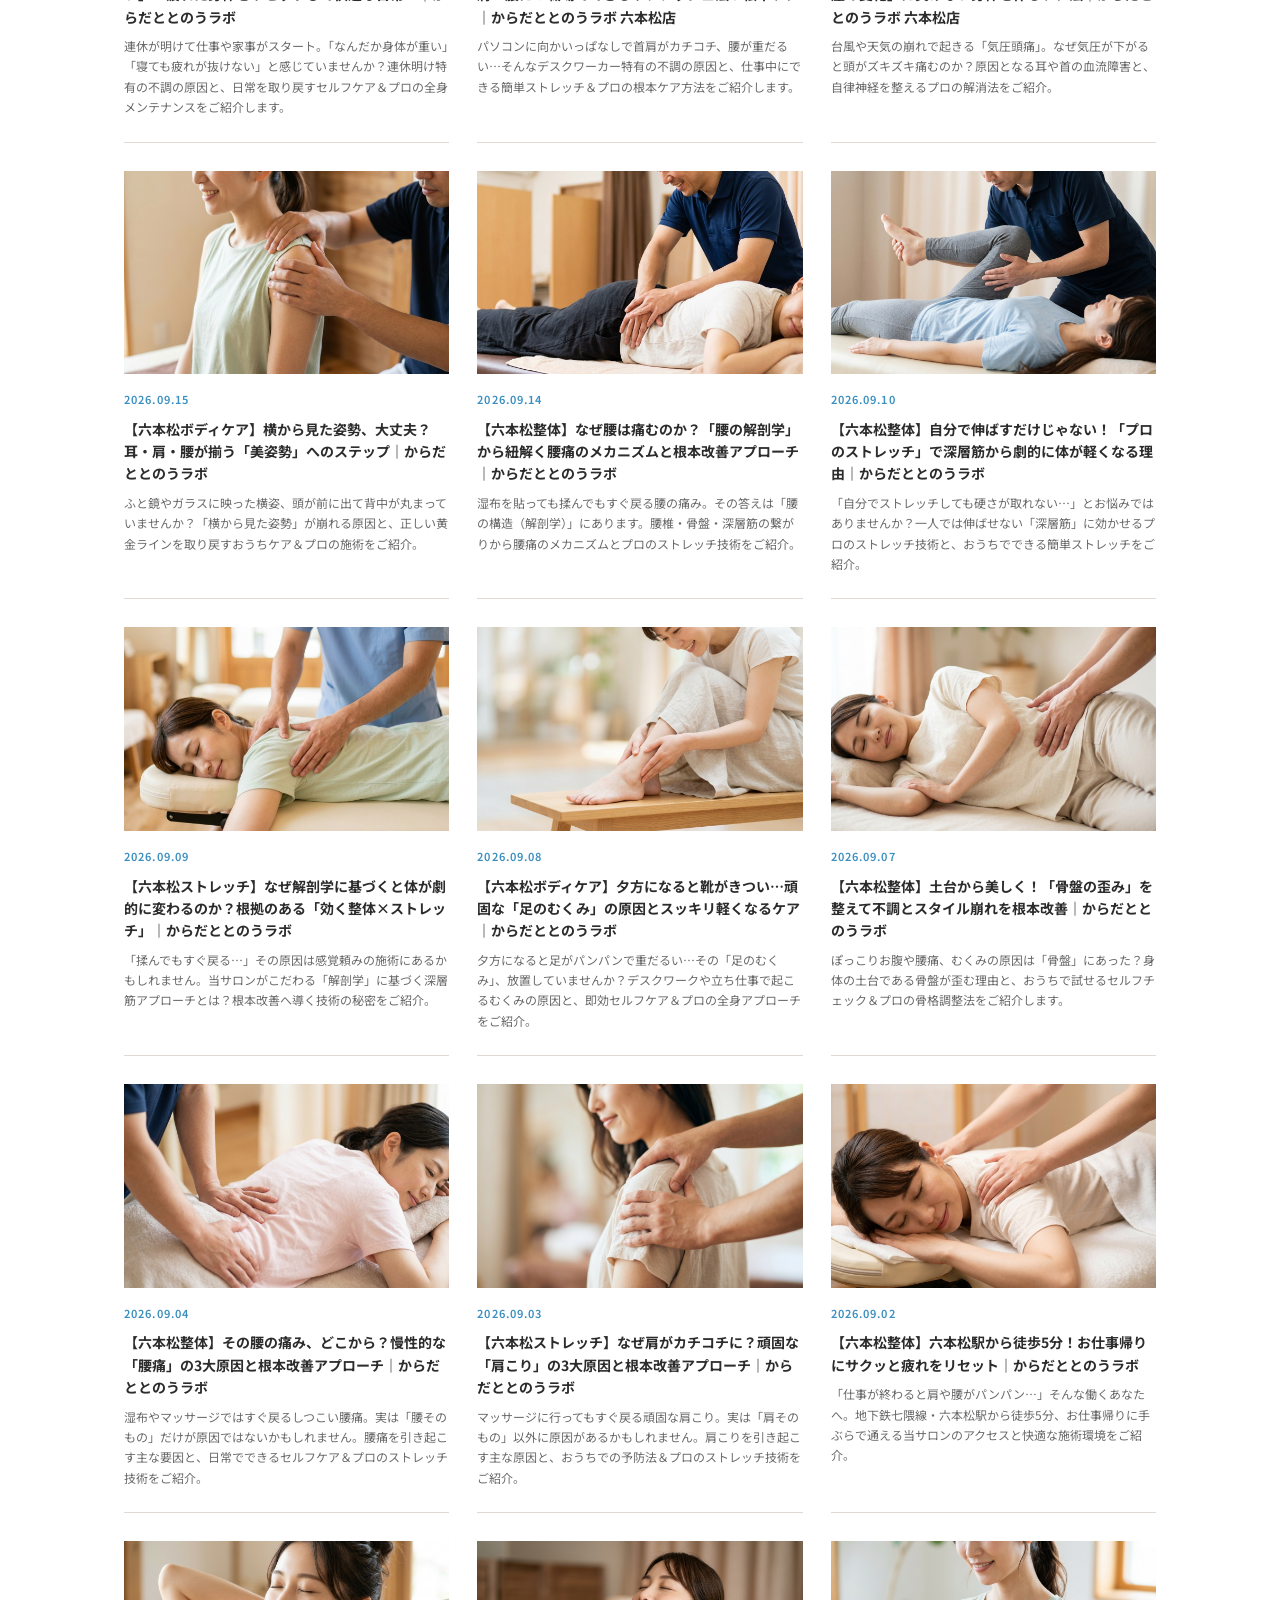
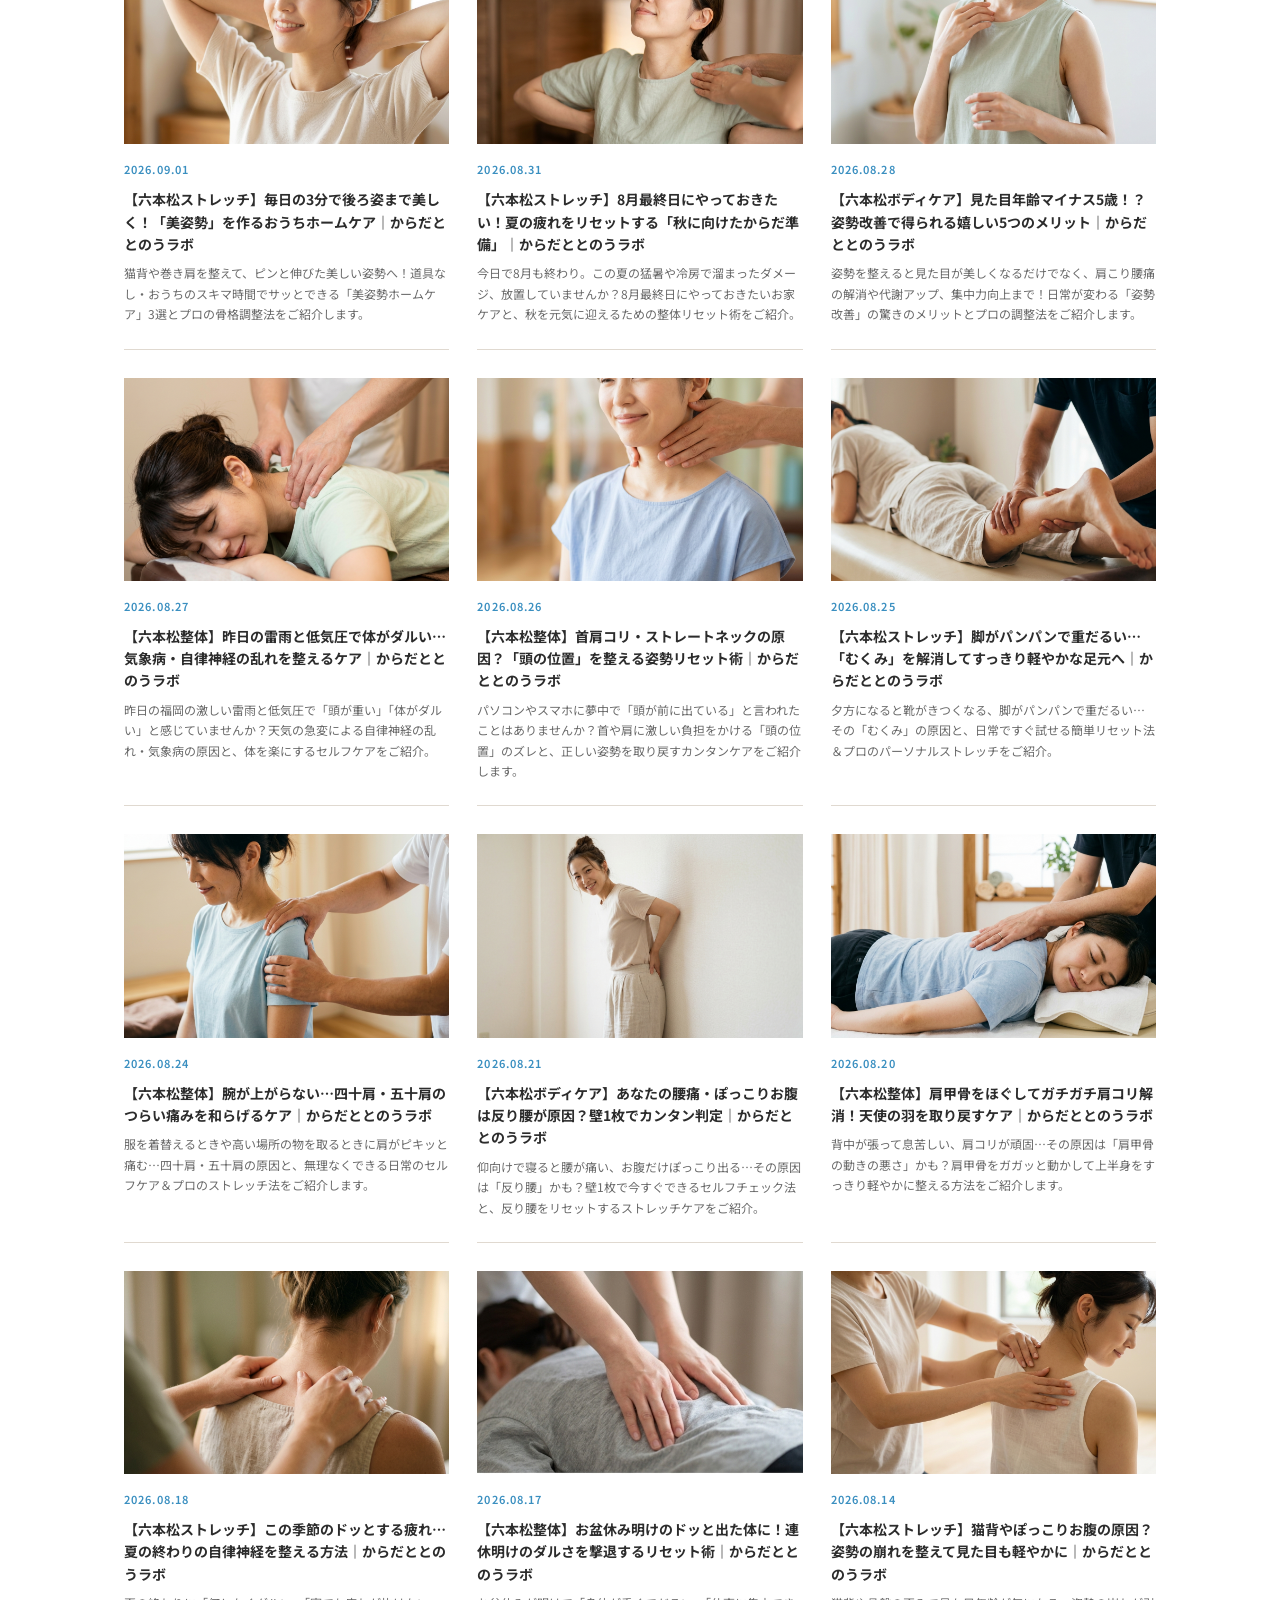
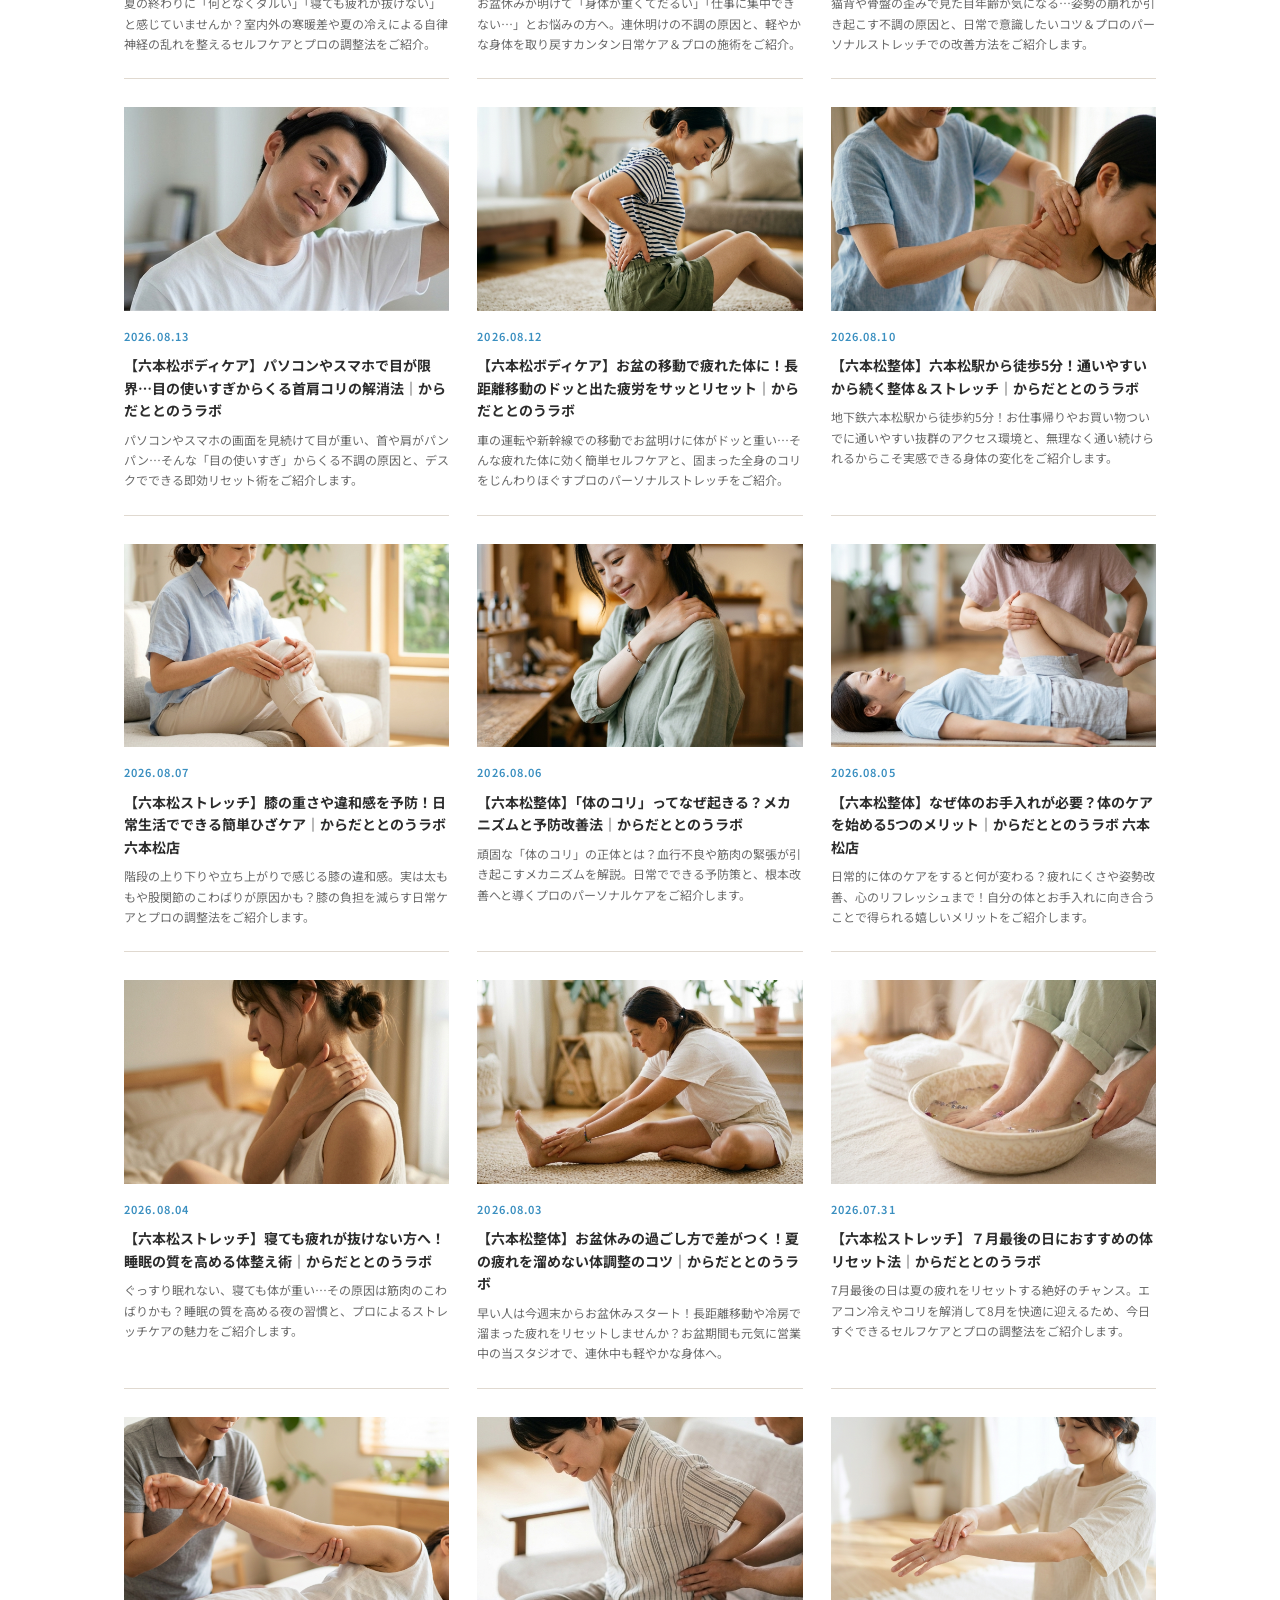
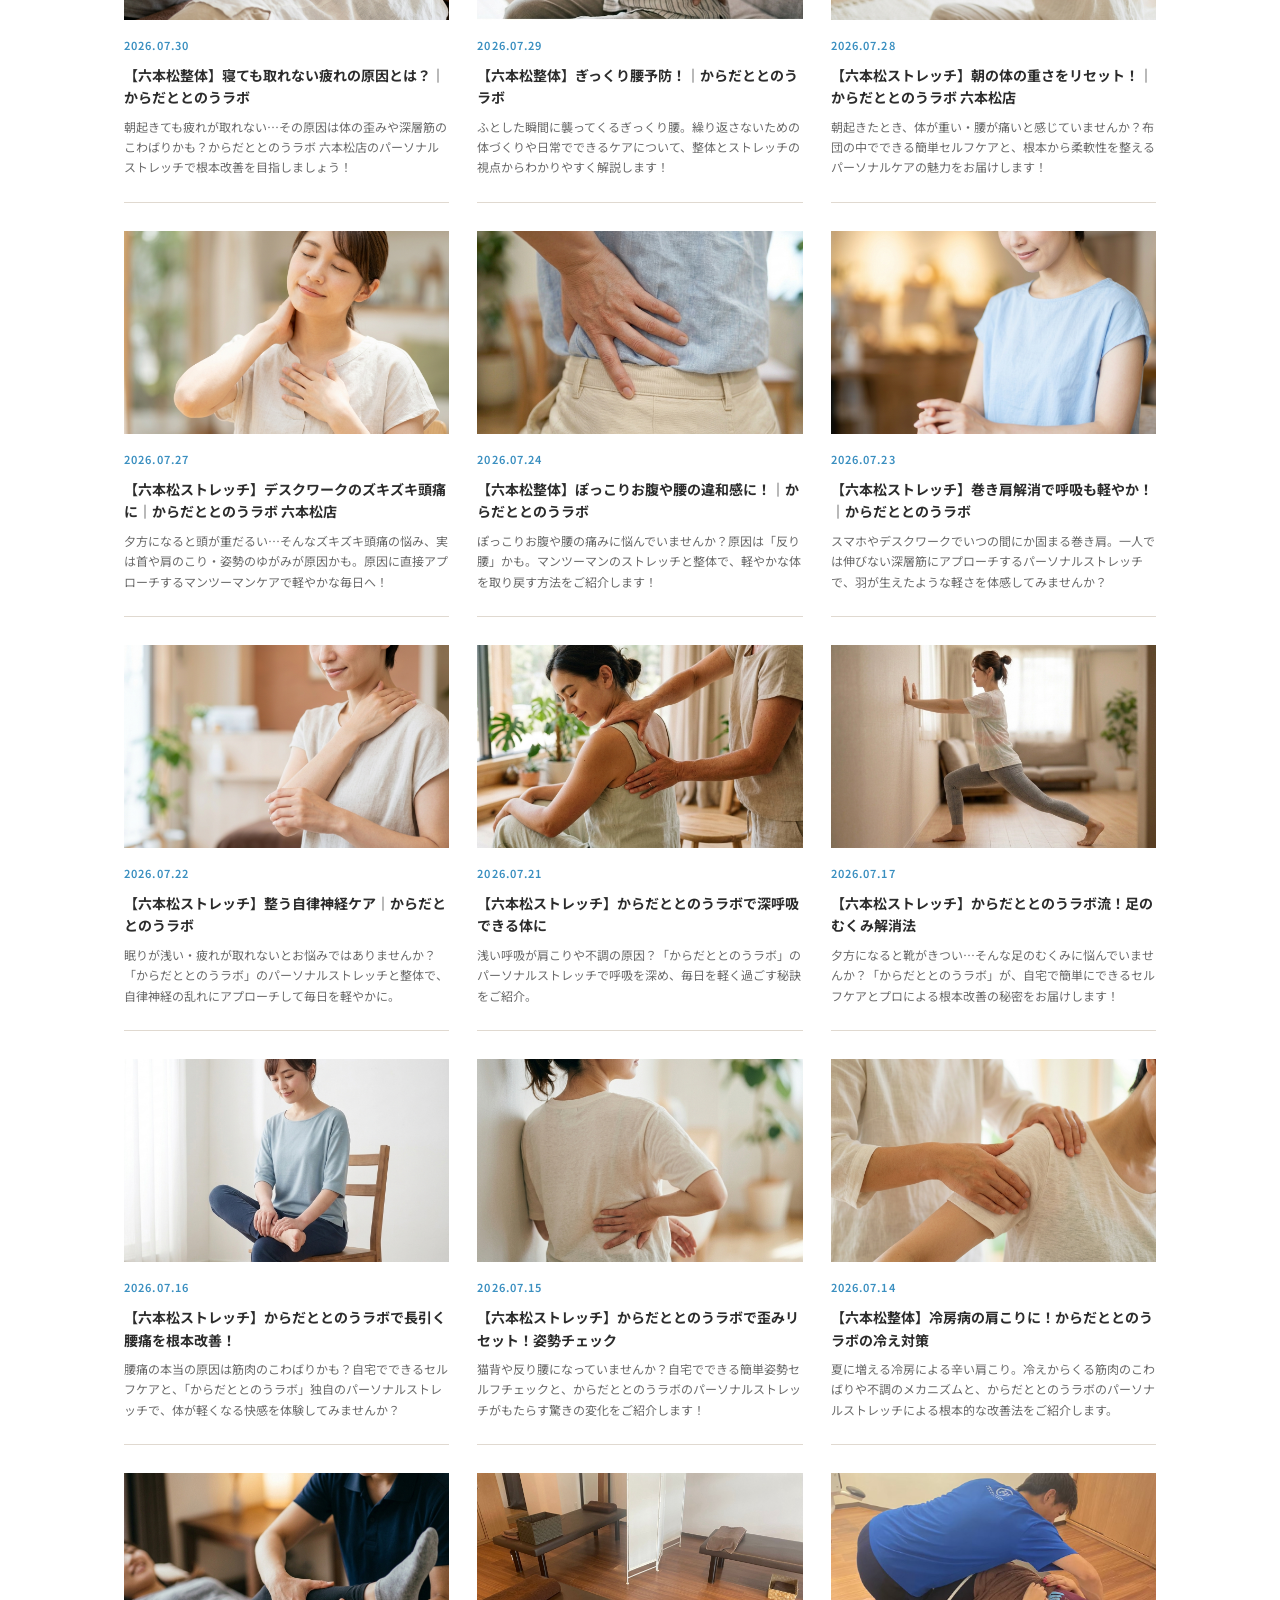
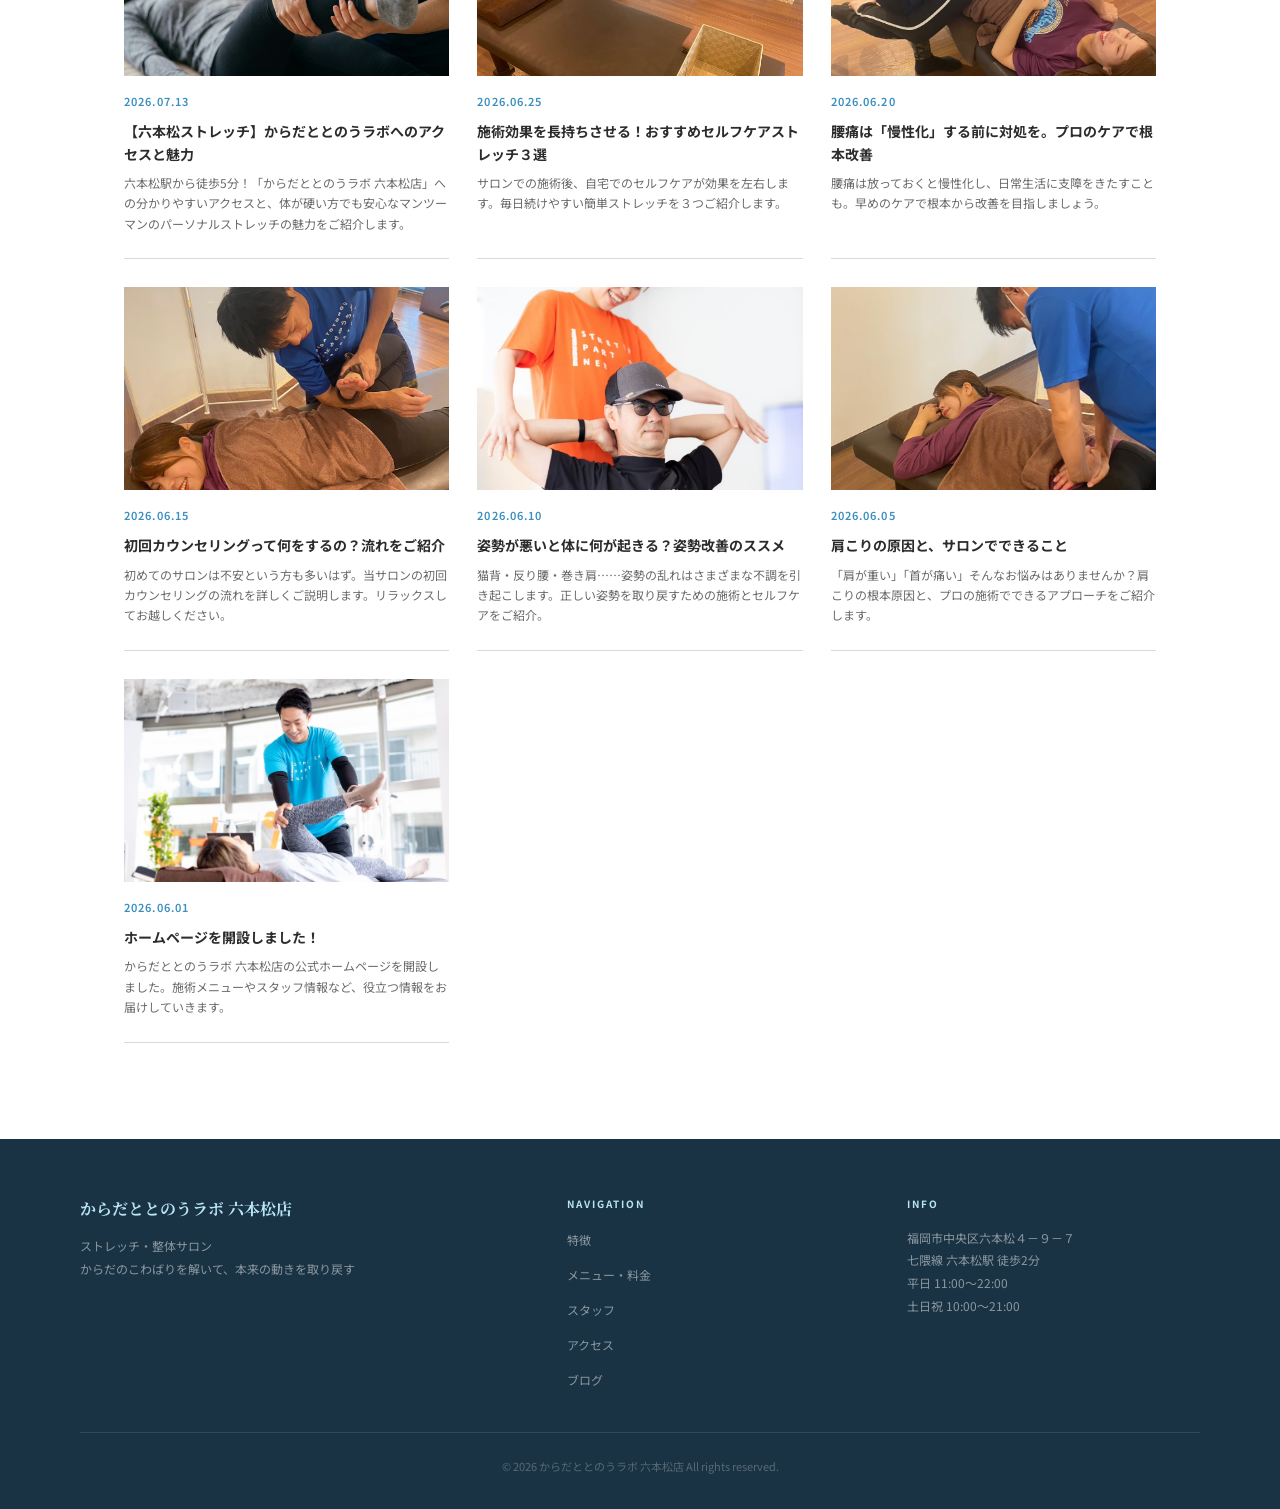
<file: blog/index.html>
<!DOCTYPE html>
<html lang="ja">
<head>
<meta charset="UTF-8">
<title>スタッフブログ｜からだととのうラボ 六本松店</title>
<meta name="viewport" content="width=device-width, initial-scale=1">
<meta name="description" content="からだととのうラボ 六本松店のスタッフブログ。ストレッチや整体に関する豆知識、サロンのお知らせをお届けします。">
<link rel="canonical" href="https://karada-totonou-lab.com/blog/">
<link rel="icon" href="../images/favicon2.png">

<!-- OGP -->
<meta property="og:type" content="website">
<meta property="og:title" content="スタッフブログ｜からだととのうラボ 六本松店">
<meta property="og:description" content="からだととのうラボ 六本松店のスタッフブログ。ストレッチや整体に関する豆知識、サロンのお知らせをお届けします。">
<meta property="og:url" content="https://karada-totonou-lab.com/blog/">
<meta property="og:site_name" content="からだととのうラボ 六本松店">
<meta property="og:image" content="https://karada-totonou-lab.com/images/hero1.jpg">
<meta property="og:locale" content="ja_JP">
<meta name="twitter:card" content="summary_large_image">
<link rel="preconnect" href="https://fonts.googleapis.com">
<link rel="preconnect" href="https://fonts.gstatic.com" crossorigin>
<link href="https://fonts.googleapis.com/css2?family=Noto+Sans+JP:wght@300;400;600;700&family=Noto+Serif+JP:wght@400;600;700&display=swap" rel="stylesheet">
<link rel="stylesheet" href="../style.css">
<style>
  .blog-page-hero {
    padding: 100px 0 48px;
    text-align: center;
    background: var(--cream);
    border-bottom: 1px solid var(--border);
  }
  .blog-page-main {
    max-width: 1080px;
    margin: 0 auto;
    padding: 56px 24px 80px;
  }
  .blog-all-grid {
    display: grid;
    grid-template-columns: repeat(3, 1fr);
    gap: 28px;
  }
  @media (max-width: 860px) {
    .blog-all-grid { grid-template-columns: 1fr; }
  }
</style>
<!-- Google tag (gtag.js) -->
<script async src="https://www.googletagmanager.com/gtag/js?id=G-XFP9FGWCJG"></script>
<script>
  window.dataLayer = window.dataLayer || [];
  function gtag(){dataLayer.push(arguments);}
  gtag('js', new Date());
  gtag('config', 'G-XFP9FGWCJG');
</script>
<script src="../vendor/blog-security.js"></script>
</head>
<body>

<header id="fixed-topbar" class="fixed-topbar scrolled">
  <div class="topbar-left">
    <a href="../index.html" style="display:flex;align-items:center;gap:10px;text-decoration:none;">
      <img src="../images/logo.png" alt="からだととのうラボ" style="height:44px;width:auto;">
      <img src="../images/logo2.png" alt="からだととのうラボ 六本松店" style="height:32px;width:auto;">
    </a>
  </div>
  <div class="topbar-right">
    <a href="https://pos-reserve.vercel.app/s/karada-totonou/book" target="_blank" rel="noopener" class="topbar-reserve-btn">ご予約はこちら <span class="topbar-reserve-arrow">→</span></a>
  </div>
</header>

<button class="hamburger" id="hamburger" aria-label="メニューを開く" aria-expanded="false">
  <span></span><span></span><span></span>
</button>

<nav id="sp-menu" class="drawer-menu" aria-hidden="true">
  <div class="drawer-inner">
    <nav class="drawer-nav">
      <a href="../index.html" class="drawer-link"><span class="drawer-en">Home</span><span class="drawer-ja">トップ</span></a>
      <a href="../index.html#features" class="drawer-link"><span class="drawer-en">Features</span><span class="drawer-ja">特徴</span></a>
      <a href="../index.html#menu" class="drawer-link"><span class="drawer-en">Menu</span><span class="drawer-ja">メニュー</span></a>
      <a href="../index.html#staff" class="drawer-link"><span class="drawer-en">Staff</span><span class="drawer-ja">スタッフ</span></a>
      <a href="./index.html" class="drawer-link"><span class="drawer-en">Blog</span><span class="drawer-ja">ブログ</span></a>
      <a href="../index.html#access" class="drawer-link"><span class="drawer-en">Access</span><span class="drawer-ja">アクセス</span></a>
    </nav>
  </div>
</nav>
<div class="drawer-overlay" id="drawer-overlay"></div>

<div class="blog-page-hero">
  <span class="section-en">BLOG</span>
  <h1 class="section-ja">スタッフブログ</h1>
  <p class="section-desc">施術や健康に関する情報、サロンのお知らせをお届けします。</p>
</div>

<div class="blog-page-main">
  <div class="blog-all-grid" id="blogList"></div>
  <p id="blogStatus" style="text-align:center;margin-top:16px;color:var(--text-light);"></p>
</div>

<footer id="site-footer">
  <div class="footer-inner">
    <div>
      <div class="footer-name">からだととのうラボ 六本松店</div>
      <p class="footer-catch">ストレッチ・整体サロン<br>からだのこわばりを解いて、本来の動きを取り戻す</p>
    </div>
    <div>
      <div class="footer-col-title">Navigation</div>
      <ul class="footer-links">
        <li><a href="../index.html#features">特徴</a></li>
        <li><a href="../index.html#menu">メニュー・料金</a></li>
        <li><a href="../index.html#staff">スタッフ</a></li>
        <li><a href="../index.html#access">アクセス</a></li>
        <li><a href="./index.html">ブログ</a></li>
      </ul>
    </div>
    <div>
      <div class="footer-col-title">Info</div>
      <div class="footer-info">
        福岡市中央区六本松４－９－７<br>
        七隈線 六本松駅 徒歩2分<br>
        平日 11:00〜22:00<br>
        土日祝 10:00〜21:00
      </div>
    </div>
  </div>
  <div class="footer-bottom">
    <p>&copy; 2026 からだととのうラボ 六本松店 All rights reserved.</p>
  </div>
</footer>

<button id="page-top" aria-label="ページトップへ戻る">
  <svg xmlns="http://www.w3.org/2000/svg" width="16" height="16" viewBox="0 0 24 24" fill="currentColor"><path d="M12 4l10 16H2z"/></svg>
</button>

<script src="../common.js"></script>
<script>
(async () => {
  const listEl   = document.getElementById('blogList');
  const statusEl = document.getElementById('blogStatus');

  function esc(s) {
    return String(s ?? '').replaceAll('&','&amp;').replaceAll('<','&lt;').replaceAll('>','&gt;').replaceAll('"','&quot;');
  }
  function fmtDate(d) {
    const m = String(d || '').match(/^(\d{4})-(\d{2})-(\d{2})$/);
    return m ? `${m[1]}.${m[2]}.${m[3]}` : esc(d || '');
  }

  try {
    if (statusEl) statusEl.textContent = '読み込み中…';

    const res = await fetch('./posts.json', { cache: 'no-store' });
    if (!res.ok) throw new Error('posts.jsonが読み込めません（' + res.status + '）');
    const posts = (await res.json()).posts;
    if (!Array.isArray(posts)) throw new Error('posts.jsonの形式が不正です');

    posts.sort((a, b) => String(b.date || '').localeCompare(String(a.date || '')));

    if (posts.length === 0) {
      if (statusEl) statusEl.textContent = 'まだ記事がありません。';
      return;
    }

    listEl.innerHTML = posts.map(p => {
      const href = `./posts/post.html?slug=${encodeURIComponent(p.slug)}`;
      const imgSrc = p.image ? '../' + p.image : '';
      const imgEl = imgSrc
        ? `<img src="${esc(BlogSecurity.imageURL(imgSrc))}" alt="${esc(p.title)}" class="blog-card-img" style="aspect-ratio:16/10;object-fit:cover;">`
        : `<div class="blog-card-img" style="background:var(--cream2);display:flex;align-items:center;justify-content:center;font-size:40px;aspect-ratio:16/10;">📝</div>`;
      return `<a href="${href}" class="blog-card">
        ${imgEl}
        <div class="blog-card-body">
          <div class="blog-card-date">${fmtDate(p.date)}</div>
          <div class="blog-card-title">${esc(p.title)}</div>
          <div class="blog-card-excerpt">${esc(p.excerpt || '')}</div>
        </div>
      </a>`;
    }).join('');

    if (statusEl) statusEl.textContent = '';

  } catch(e) {
    if (statusEl) statusEl.textContent = 'エラー：' + (e?.message || e);
    console.error(e);
  }
})();
</script>
</body>
</html>
</file>
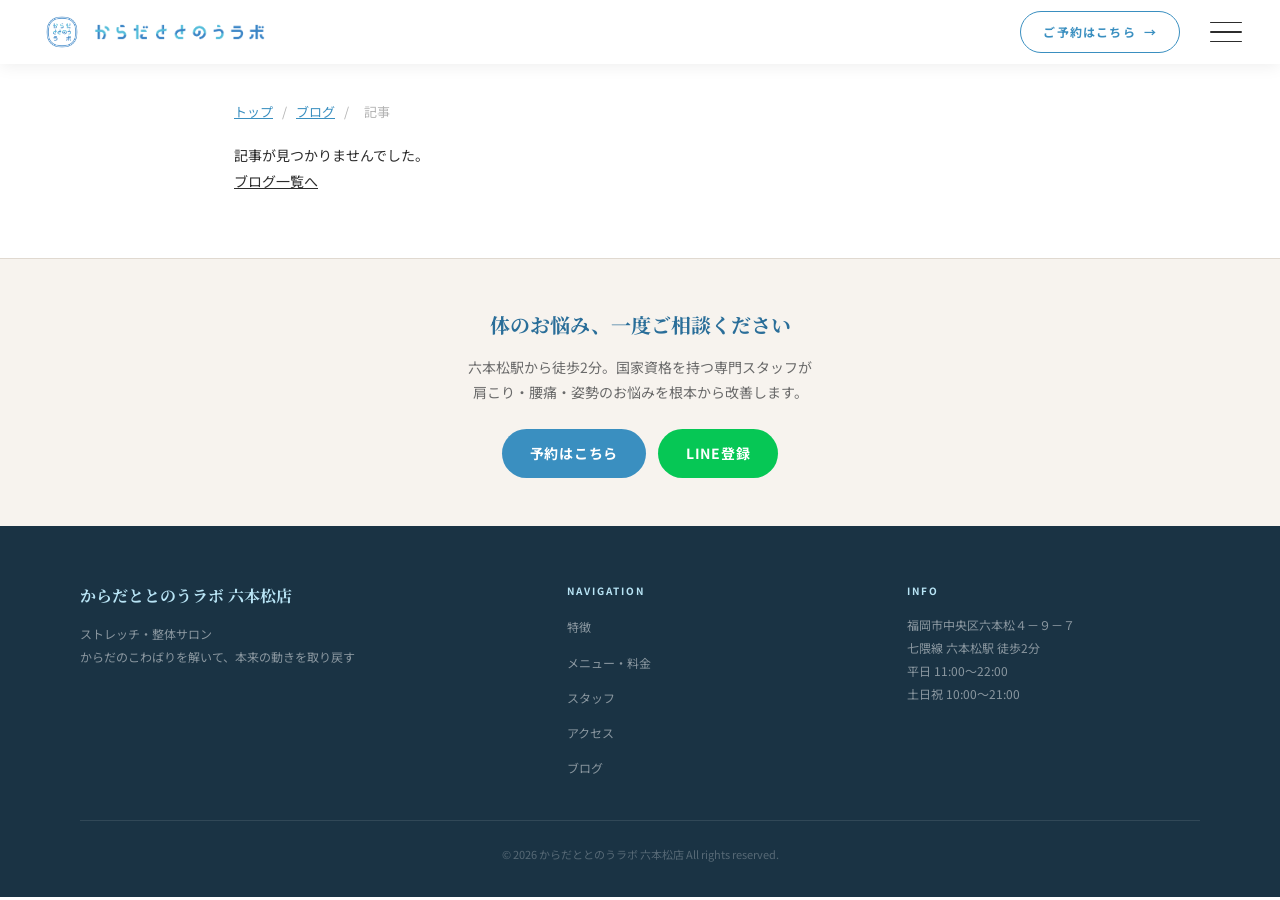
<file: blog/posts/post.html>
<!DOCTYPE html>
<html lang="ja">
<head>
<meta charset="UTF-8">
<title>ブログ｜からだととのうラボ 六本松店</title>
<meta name="viewport" content="width=device-width, initial-scale=1">
<meta name="description" content="からだととのうラボ 六本松店のブログ記事。">
<link rel="canonical" id="canonical-link" href="https://karada-totonou-lab.com/blog/">
<link rel="icon" href="../../images/favicon2.png">

<!-- OGP -->
<meta property="og:type" content="article">
<meta property="og:title" id="og-title" content="ブログ｜からだととのうラボ 六本松店">
<meta property="og:description" id="og-description" content="からだととのうラボ 六本松店のブログ記事。">
<meta property="og:url" id="og-url" content="https://karada-totonou-lab.com/blog/">
<meta property="og:site_name" content="からだととのうラボ 六本松店">
<meta property="og:image" id="og-image" content="https://karada-totonou-lab.com/images/hero1.jpg">
<meta property="og:locale" content="ja_JP">
<meta name="twitter:card" content="summary_large_image">
<link rel="preconnect" href="https://fonts.googleapis.com">
<link rel="preconnect" href="https://fonts.gstatic.com" crossorigin>
<link href="https://fonts.googleapis.com/css2?family=Noto+Sans+JP:wght@300;400;600;700&family=Noto+Serif+JP:wght@400;600;700&display=swap" rel="stylesheet">
<link rel="stylesheet" href="../../style.css">
<style>
  .post-wrap {
    max-width: 860px;
    margin: 0 auto;
    padding: 100px 24px 64px;
  }
  .post-breadcrumb {
    font-size: 13px;
    color: var(--text-mid);
    margin-bottom: 20px;
  }
  .post-breadcrumb a { text-decoration: underline; color: var(--primary); }
  .post-breadcrumb span { opacity: .5; margin: 0 6px; }
  .post-date {
    font-size: 13px;
    color: var(--text-mid);
    margin-bottom: 8px;
  }
  .post-title {
    font-family: var(--font-serif);
    font-size: clamp(20px, 4vw, 30px);
    line-height: 1.5;
    margin: 0 0 24px;
    color: var(--primary-dark);
  }
  .post-hero {
    width: 100%;
    border-radius: 10px;
    aspect-ratio: 16/9;
    object-fit: cover;
    margin-bottom: 32px;
    display: block;
  }
  .post-body {
    line-height: 2;
    font-size: 16px;
  }
  .post-body p { margin: 0 0 1.4em; }
  .post-body h2 {
    font-family: var(--font-serif);
    font-size: 20px;
    font-weight: 700;
    color: var(--primary-dark);
    margin: 40px 0 16px;
    padding-left: 14px;
    border-left: 4px solid var(--primary);
  }
  .post-body h3 { font-size: 17px; font-weight: 700; margin: 28px 0 12px; }
  .post-body ul, .post-body ol { padding-left: 24px; margin-bottom: 20px; }
  .post-body li { margin-bottom: 8px; }
  .post-body strong { color: var(--primary-dark); }
  .post-body hr { border: none; border-top: 1px solid var(--border); margin: 32px 0; }
  .post-footer {
    margin-top: 40px;
    padding-top: 24px;
    border-top: 1px solid var(--border);
    display: flex;
    gap: 16px;
    flex-wrap: wrap;
    align-items: center;
  }
  .post-footer a { text-decoration: underline; color: var(--primary); font-size: 14px; }
  .post-footer span { opacity: .4; }
  .post-loading { text-align: center; padding: 80px 20px; color: var(--text-light); }
  .post-cta-box {
    background: var(--cream);
    border-top: 1px solid var(--border);
    padding: 48px 24px;
    text-align: center;
  }
  .post-cta-box h3 {
    font-family: var(--font-serif);
    font-size: 20px;
    color: var(--primary-dark);
    margin-bottom: 12px;
  }
  .post-cta-box p { color: var(--text-mid); font-size: 14px; margin-bottom: 24px; }
  .post-cta-btns { display: flex; gap: 12px; justify-content: center; flex-wrap: wrap; }
  .btn-cta {
    display: inline-block;
    padding: 12px 28px;
    border-radius: 50px;
    font-weight: 700;
    font-size: 14px;
    text-decoration: none !important;
    letter-spacing: 0.05em;
    transition: 0.3s;
  }
  .btn-cta-primary { background: var(--primary); color: #fff; }
  .btn-cta-primary:hover { background: var(--primary-dark); }
  .btn-cta-outline { border: 2px solid var(--primary); color: var(--primary); }
  .btn-cta-outline:hover { background: var(--primary); color: #fff; }
  .btn-cta-line { background: #06C755; color: #fff; }
  .btn-cta-line:hover { background: #05a848; }
</style>
<!-- Google tag (gtag.js) -->
<script async src="https://www.googletagmanager.com/gtag/js?id=G-XFP9FGWCJG"></script>
<script>
  window.dataLayer = window.dataLayer || [];
  function gtag(){dataLayer.push(arguments);}
  gtag('js', new Date());
  gtag('config', 'G-XFP9FGWCJG');
</script>
<script src="../../vendor/blog-security.js"></script>
</head>
<body>

<header id="fixed-topbar" class="fixed-topbar scrolled">
  <div class="topbar-left">
    <a href="../../index.html" style="display:flex;align-items:center;gap:10px;text-decoration:none;">
      <img src="../../images/logo.png" alt="からだととのうラボ" style="height:44px;width:auto;">
      <img src="../../images/logo2.png" alt="からだととのうラボ 六本松店" style="height:32px;width:auto;">
    </a>
  </div>
  <div class="topbar-right">
    <a href="https://pos-reserve.vercel.app/s/karada-totonou/book" target="_blank" rel="noopener" class="topbar-reserve-btn">ご予約はこちら <span class="topbar-reserve-arrow">→</span></a>
  </div>
</header>

<button class="hamburger" id="hamburger" aria-label="メニューを開く" aria-expanded="false">
  <span></span><span></span><span></span>
</button>

<nav id="sp-menu" class="drawer-menu" aria-hidden="true">
  <div class="drawer-inner">
    <nav class="drawer-nav">
      <a href="../../index.html" class="drawer-link"><span class="drawer-en">Home</span><span class="drawer-ja">トップ</span></a>
      <a href="../../index.html#features" class="drawer-link"><span class="drawer-en">Features</span><span class="drawer-ja">特徴</span></a>
      <a href="../../index.html#menu" class="drawer-link"><span class="drawer-en">Menu</span><span class="drawer-ja">メニュー</span></a>
      <a href="../../index.html#staff" class="drawer-link"><span class="drawer-en">Staff</span><span class="drawer-ja">スタッフ</span></a>
      <a href="../index.html" class="drawer-link"><span class="drawer-en">Blog</span><span class="drawer-ja">ブログ</span></a>
      <a href="../../index.html#access" class="drawer-link"><span class="drawer-en">Access</span><span class="drawer-ja">アクセス</span></a>
    </nav>
  </div>
</nav>
<div class="drawer-overlay" id="drawer-overlay"></div>

<main>
  <div class="post-wrap">
    <nav class="post-breadcrumb">
      <a href="../../index.html">トップ</a>
      <span>/</span>
      <a href="../index.html">ブログ</a>
      <span>/</span>
      <span id="bc-title">記事</span>
    </nav>
    <div id="post-content">
      <p class="post-loading">読み込み中…</p>
    </div>
  </div>

  <div class="post-cta-box">
    <h3>体のお悩み、一度ご相談ください</h3>
    <p>六本松駅から徒歩2分。国家資格を持つ専門スタッフが<br>肩こり・腰痛・姿勢のお悩みを根本から改善します。</p>
    <div class="post-cta-btns">
      <a href="https://pos-reserve.vercel.app/s/karada-totonou/book" target="_blank" rel="noopener" class="btn-cta btn-cta-primary">予約はこちら</a>
      <a href="https://lin.ee/XEOR9Bi" target="_blank" rel="noopener" class="btn-cta btn-cta-line">LINE登録</a>
    </div>
  </div>
</main>

<footer id="site-footer">
  <div class="footer-inner">
    <div>
      <div class="footer-name">からだととのうラボ 六本松店</div>
      <p class="footer-catch">ストレッチ・整体サロン<br>からだのこわばりを解いて、本来の動きを取り戻す</p>
    </div>
    <div>
      <div class="footer-col-title">Navigation</div>
      <ul class="footer-links">
        <li><a href="../../index.html#features">特徴</a></li>
        <li><a href="../../index.html#menu">メニュー・料金</a></li>
        <li><a href="../../index.html#staff">スタッフ</a></li>
        <li><a href="../../index.html#access">アクセス</a></li>
        <li><a href="../index.html">ブログ</a></li>
      </ul>
    </div>
    <div>
      <div class="footer-col-title">Info</div>
      <div class="footer-info">
        福岡市中央区六本松４－９－７<br>
        七隈線 六本松駅 徒歩2分<br>
        平日 11:00〜22:00<br>
        土日祝 10:00〜21:00
      </div>
    </div>
  </div>
  <div class="footer-bottom">
    <p>&copy; 2026 からだととのうラボ 六本松店 All rights reserved.</p>
  </div>
</footer>

<button id="page-top" aria-label="ページトップへ戻る">
  <svg xmlns="http://www.w3.org/2000/svg" width="16" height="16" viewBox="0 0 24 24" fill="currentColor"><path d="M12 4l10 16H2z"/></svg>
</button>

<script src="../../vendor/dompurify/purify.min.js"></script>
<script src="../../vendor/marked/marked.umd.js"></script>
<script src="../../common.js"></script>
<script>
(async () => {
  const params    = new URLSearchParams(location.search);
  const slug      = params.get('slug') || '';
  const contentEl = document.getElementById('post-content');
  const bcTitle   = document.getElementById('bc-title');

  function esc(s) {
    return String(s ?? '').replaceAll('&','&amp;').replaceAll('<','&lt;').replaceAll('>','&gt;').replaceAll('"','&quot;');
  }
  function fmtDate(d) {
    const m = String(d || '').match(/^(\d{4})-(\d{2})-(\d{2})$/);
    return m ? `${m[1]}.${m[2]}.${m[3]}` : esc(d || '');
  }

  if (!slug) {
    contentEl.innerHTML = '<p>記事が見つかりませんでした。<br><a href="../index.html" style="text-decoration:underline">ブログ一覧へ</a></p>';
    return;
  }

  try {
    const res = await fetch('../posts.json', { cache: 'no-store' });
    if (!res.ok) throw new Error('posts.json 読み込みエラー（' + res.status + '）');
    const posts = (await res.json()).posts;

    const post = posts.find(p => p.slug === slug);
    if (!post) throw new Error('記事が見つかりません: ' + slug);

    const pageTitle = `${post.title}｜からだととのうラボ 六本松店`;
    const pageUrl = `https://karada-totonou-lab.com/blog/posts/post.html?slug=${encodeURIComponent(slug)}`;
    const ogImg = post.image ? `https://karada-totonou-lab.com/${post.image}` : 'https://karada-totonou-lab.com/images/hero1.jpg';

    document.title = pageTitle;
    document.querySelector('meta[name="description"]')?.setAttribute('content', post.excerpt || '');
    document.getElementById('canonical-link')?.setAttribute('href', pageUrl);
    document.getElementById('og-title')?.setAttribute('content', pageTitle);
    document.getElementById('og-description')?.setAttribute('content', post.excerpt || '');
    document.getElementById('og-url')?.setAttribute('content', pageUrl);
    document.getElementById('og-image')?.setAttribute('content', ogImg);
    if (bcTitle) bcTitle.textContent = post.title;

    const imgSrc = post.image ? '../../' + post.image : '';
    const imgHtml = imgSrc
      ? `<img src="${esc(BlogSecurity.imageURL(imgSrc))}" alt="${esc(post.title)}" class="post-hero" loading="lazy">`
      : '';

    const rawBody = post.body || `<p>${esc(post.excerpt)}</p>`;
    const bodyHtml = (typeof marked !== 'undefined' && !rawBody.trimStart().startsWith('<'))
      ? marked.parse(rawBody)
      : rawBody;

    contentEl.innerHTML = `
      <p class="post-date">${fmtDate(post.date)}</p>
      <h1 class="post-title">${esc(post.title)}</h1>
      ${imgHtml}
      <div class="post-body">${BlogSecurity.sanitizeHTML(bodyHtml)}</div>
      <div class="post-footer">
        <a href="../index.html">← ブログ一覧へ戻る</a>
        <span>|</span>
        <a href="../../index.html">トップへ</a>
      </div>
    `;

  } catch(e) {
    contentEl.innerHTML = `<p>エラー：${esc(e.message)}<br><a href="../index.html" style="text-decoration:underline">ブログ一覧へ</a></p>`;
    console.error(e);
  }
})();
</script>
</body>
</html>
</file>
<file: style.css>
/* ===== RESET & BASE ===== */
*, *::before, *::after { box-sizing: border-box; margin: 0; padding: 0; }

:root {
  --primary: #3a8fc0;
  --primary-dark: #2a6e99;
  --cream: #f7f3ee;
  --cream2: #ede8e1;
  --white: #ffffff;
  --text: #2c2c2c;
  --text-mid: #6a6a6a;
  --text-light: #b0a8a0;
  --border: #e0d9d0;
  --font-sans: 'Noto Sans JP', sans-serif;
  --font-serif: 'Noto Serif JP', serif;
  --transition: 0.4s ease;
}

html { scroll-behavior: smooth; }

body {
  font-family: var(--font-sans);
  color: var(--text);
  background: var(--white);
  line-height: 1.8;
  font-size: 14px;
  overflow-x: hidden;
}

img { max-width: 100%; height: auto; display: block; }
a { color: inherit; text-decoration: none; }
ul { list-style: none; }

/* ===== DRAWER MENU（右から） ===== */
.drawer-menu {
  position: fixed;
  top: 0; right: 0;
  width: 360px;
  height: 100%;
  background: rgba(255, 255, 255, 0.88);
  backdrop-filter: blur(20px);
  -webkit-backdrop-filter: blur(20px);
  z-index: 600;
  transform: translateX(100%);
  transition: transform 0.5s cubic-bezier(0.76, 0, 0.24, 1);
  overflow-y: auto;
}

.drawer-menu.open {
  transform: translateX(0);
}

/* オーバーレイ */
.drawer-overlay {
  display: none;
  position: fixed;
  inset: 0;
  background: rgba(44, 44, 44, 0.15);
  backdrop-filter: blur(2px);
  z-index: 590;
}

.drawer-overlay.visible { display: block; }

.drawer-inner {
  padding: 100px 48px 60px;
  display: flex;
  flex-direction: column;
  height: 100%;
}

/* ナビリンク */
.drawer-nav {
  flex: 1;
  display: flex;
  flex-direction: column;
  gap: 0;
}

.drawer-link {
  display: flex;
  flex-direction: column;
  padding: 20px 0;
  border-bottom: 1px solid rgba(200, 190, 180, 0.4);
  transition: transform 0.25s ease, color 0.25s ease;
}

.drawer-link:hover { transform: translateX(6px); }

.drawer-en {
  font-size: 9px;
  letter-spacing: 0.3em;
  color: var(--primary);
  font-weight: 600;
  text-transform: uppercase;
  margin-bottom: 4px;
}

.drawer-ja {
  font-size: 16px;
  font-weight: 700;
  color: var(--text);
  letter-spacing: 0.08em;
}

.drawer-link:hover .drawer-ja { color: var(--primary); }

/* 下部ボタン */
.drawer-btns {
  margin-top: 40px;
  display: flex;
  flex-direction: column;
  gap: 12px;
}

.drawer-btn-tel {
  display: block;
  text-align: center;
  background: var(--primary);
  color: var(--white);
  padding: 15px;
  font-weight: 700;
  font-size: 14px;
  border-radius: 4px;
}

.drawer-btn-hp {
  display: block;
  text-align: center;
  background: #e8332f;
  color: var(--white);
  padding: 15px;
  font-weight: 700;
  font-size: 14px;
  border-radius: 4px;
}

/* ===========================
   HERO — 全画面・ヘッダー埋め込み
=========================== */
#hero {
  position: relative;
  width: 100%;
  height: 100svh;
  min-height: 680px;
  background: var(--white);
  overflow: visible;
  z-index: 2;
}

/* ---- 最上部ウォーターマーク ---- */
.hero-wm {
  position: absolute;
  top: -0.08em;        /* ほぼ最上端 */
  left: -0.02em;
  font-family: var(--font-serif);
  font-size: clamp(100px, 14vw, 220px);
  font-weight: 700;
  color: rgba(58, 143, 192, 0.055);
  white-space: nowrap;
  pointer-events: none;
  letter-spacing: 0.04em;
  line-height: 1;
  z-index: 0;
  user-select: none;
}

/* ---- 左パネル（ナビ＋ロゴ）---- */
.hero-left {
  position: absolute;
  left: 0; top: 0; bottom: 0;
  width: 200px;
  display: flex;
  flex-direction: column;
  align-items: center;
  padding: 52px 0 48px;
  z-index: 10;
  border-right: 1px solid rgba(200,190,180,0.35);
}

/* ロゴマーク */
.hero-logo-img {
  width: 140px;
  height: auto;
  margin-bottom: 14px;
  flex-shrink: 0;
}

.hero-logo-name {
  font-family: var(--font-serif);
  font-size: 12px;
  font-weight: 700;
  color: var(--primary-dark);
  text-align: center;
  letter-spacing: 0.08em;
  line-height: 1.6;
  margin-bottom: 6px;
}

.hero-logo-en {
  font-size: 9px;
  color: var(--text-light);
  letter-spacing: 0.14em;
  text-align: center;
  margin-bottom: 32px;
}

/* ナビゲーション */
.hero-nav {
  width: 100%;
  flex: 1;
  display: flex;
  flex-direction: column;
}

.hero-nav a {
  display: block;
  text-align: center;
  padding: 13px 12px;
  font-size: 11px;
  letter-spacing: 0.14em;
  color: var(--text-mid);
  font-weight: 600;
  border-bottom: 1px solid rgba(200,190,180,0.3);
  transition: var(--transition);
  position: relative;
}

.hero-nav a:first-child { border-top: 1px solid rgba(200,190,180,0.3); }

.hero-nav a:hover { color: var(--primary); background: rgba(58,143,192,0.04); }

/* 電話番号 */
.hero-tel {
  margin-top: 20px;
  text-align: center;
  font-size: 10px;
  color: var(--text-light);
  letter-spacing: 0.08em;
  line-height: 1.7;
}

.hero-tel strong {
  display: block;
  font-size: 12px;
  color: var(--text);
  font-weight: 700;
  letter-spacing: 0.05em;
}

/* 住所 */
.hero-address {
  margin-top: 16px;
  text-align: center;
  font-size: 9px;
  color: var(--text-light);
  letter-spacing: 0.08em;
  line-height: 1.9;
  padding-top: 14px;
  border-top: 1px solid rgba(200,190,180,0.3);
  width: 80%;
}

/* ---- アーチ（中央配置）---- */
.hero-arch-wrap {
  position: absolute;
  left: 50%;
  top: 50%;
  transform: translate(-50%, -35%);
  width: 46vw;
  max-width: 660px;
  min-width: 300px;
  z-index: 2;
}


/* 外枠アーチ（見える線） */
.hero-arch-outer {
  position: absolute;
  inset: -20px;
  border: 1px solid rgba(180, 165, 150, 0.6);
  border-radius: 999px 999px 18px 18px;
  pointer-events: none;
}

/* 外枠底辺の中心から下に伸びる線（外枠からスタート、Troubles手前で消える） */
.hero-arch-outer::after {
  content: '';
  position: absolute;
  bottom: -110px;
  left: 50%;
  transform: translateX(-50%);
  width: 1px;
  height: 110px;
  background: linear-gradient(
    to bottom,
    rgba(180, 165, 150, 0.55) 0%,
    rgba(180, 165, 150, 0)    100%
  );
  pointer-events: none;
}

/* アーチ本体 */
.hero-arch-inner {
  width: 100%;
  aspect-ratio: 3 / 4.4;
  border-radius: 999px 999px 12px 12px;
  overflow: hidden;
  box-shadow: 0 32px 80px rgba(0,0,0,0.18);
}

.hero-slideshow {
  position: relative;
  width: 100%;
  height: 100%;
}

.hero-arch-img {
  width: 100%;
  height: 100%;
  object-fit: cover;
  object-position: center 20%;
  display: block;
}

.hero-slide {
  position: absolute;
  inset: 0;
  opacity: 0;
  transition: opacity 1.2s ease;
}

.hero-slide.active {
  opacity: 1;
}

/* ---- 縦書きキャッチコピー（右側）---- */
/* コンテナ：通常の横フレックス（writing-modeはかけない） */
.hero-copy {
  position: absolute;
  right: 8vw;
  top: 50%;
  transform: translateY(-50%);
  z-index: 5;
  display: flex;
  flex-direction: row;
  align-items: flex-start;
  gap: 16px;
}

/* メインコピー列（大きい）— 各列に個別にwriting-mode */
.hero-copy-col {
  writing-mode: vertical-rl;
  text-orientation: mixed;
  font-family: var(--font-serif);
  font-size: clamp(22px, 2.6vw, 36px);
  font-weight: 700;
  letter-spacing: 0.2em;
  line-height: 1.6;
  color: var(--text);
  max-height: 72vh;
  overflow: hidden;
}

/* 区切り線 */
.hero-copy-divider {
  width: 1px;
  height: 120px;
  background: var(--border);
  align-self: center;
  flex-shrink: 0;
  margin: 0 4px;
}

/* サブコピー列（小さい） */
.hero-copy-sub {
  writing-mode: vertical-rl;
  text-orientation: mixed;
  font-size: clamp(11px, 0.88vw, 13px);
  letter-spacing: 0.18em;
  color: var(--text-mid);
  line-height: 2.2;
  align-self: flex-start;
  padding-top: 8px;
}

/* ---- 下部情報 ---- */
.hero-bottom {
  position: absolute;
  left: 220px;
  bottom: 36px;
  z-index: 5;
  color: var(--text-light);
  font-size: 11px;
  letter-spacing: 0.12em;
  line-height: 2;
}

/* ---- SCROLLインジケーター ---- */
.hero-scroll-ind {
  position: absolute;
  bottom: 28px;
  right: 40px;
  z-index: 5;
  display: flex;
  flex-direction: column;
  align-items: center;
  gap: 8px;
  color: var(--text-light);
  font-size: 9px;
  letter-spacing: 0.25em;
  writing-mode: vertical-rl;
}

.hero-scroll-line {
  width: 1px;
  height: 48px;
  background: linear-gradient(to bottom, var(--primary), transparent);
  animation: scrollLine 2s ease infinite;
}

@keyframes scrollLine {
  0% { transform: scaleY(0); transform-origin: top; opacity: 1; }
  60% { transform: scaleY(1); transform-origin: top; opacity: 1; }
  100% { transform: scaleY(1); transform-origin: top; opacity: 0; }
}

/* ---- 固定トップバー ---- */
.fixed-topbar {
  position: fixed;
  top: 0; left: 0; right: 0;
  z-index: 500;
  height: 64px;
  display: flex;
  align-items: center;
  justify-content: space-between;
  padding: 0 40px;
  transition: background 0.35s ease, box-shadow 0.35s ease;
}

.fixed-topbar.scrolled {
  background: rgba(255,255,255,0.96);
  backdrop-filter: blur(10px);
  box-shadow: 0 2px 16px rgba(0,0,0,0.07);
}

.topbar-left {
  flex: 1;
}
/* デスクトップではブランドエリア非表示 */
.topbar-brand { display: none; }

.topbar-tel {
  font-size: 11px;
  color: var(--text-mid);
  letter-spacing: 0.08em;
  white-space: nowrap;
}

.topbar-tel strong {
  font-size: 15px;
  color: var(--text);
  font-weight: 700;
  letter-spacing: 0.04em;
}

.topbar-right {
  display: flex;
  align-items: center;
  gap: 24px;
  padding-right: 60px; /* ハンバーガー(44px) + 余白 */
}

/* 予約ボタン（丸角ピル） */
.topbar-reserve-btn {
  display: flex;
  align-items: center;
  gap: 8px;
  padding: 9px 22px;
  border: 1px solid var(--primary);
  border-radius: 999px;
  font-size: 12px;
  font-weight: 700;
  letter-spacing: 0.1em;
  color: var(--primary);
  transition: background 0.25s ease, color 0.25s ease;
  white-space: nowrap;
}

.topbar-reserve-btn:hover {
  background: var(--primary);
  color: var(--white);
}

.topbar-reserve-arrow {
  display: inline-block;
  transition: transform 0.25s ease;
}

.topbar-reserve-btn:hover .topbar-reserve-arrow {
  transform: translateX(4px);
}

/* ---- ハンバーガー（固定・最前面）→ ✕ アニメーション ---- */
.hamburger {
  cursor: pointer;
  padding: 6px;
  background: none;
  border: none;
  position: fixed;
  top: 0;
  right: 32px;
  width: 44px;
  height: 64px; /* トップバーと同じ高さ */
  display: flex;
  flex-direction: column;
  justify-content: center;
  z-index: 700;
}

.hamburger span {
  display: block;
  width: 32px;
  height: 1.5px;
  background: var(--text);
  border-radius: 2px;
  margin: 4px 0;
  transition: transform 0.38s cubic-bezier(0.76, 0, 0.24, 1),
              opacity 0.25s ease,
              margin 0.38s cubic-bezier(0.76, 0, 0.24, 1),
              background 0.25s ease;
}

/* ホバー：線が広がり、色が変わる */
.hamburger:hover span { background: var(--primary); }
.hamburger:hover span:nth-child(1) { margin-top: 0; margin-bottom: 8px; }
.hamburger:hover span:nth-child(3) { margin-top: 8px; margin-bottom: 0; }

/* オープン時：✕ に変化 */
.hamburger.open span { background: var(--text); }
.hamburger.open span:nth-child(1) {
  transform: translateY(10px) rotate(45deg);
}
.hamburger.open span:nth-child(2) {
  opacity: 0;
  transform: scaleX(0);
}
.hamburger.open span:nth-child(3) {
  transform: translateY(-10px) rotate(-45deg);
}


/* ---- ページトップ ---- */
#page-top {
  position: fixed;
  bottom: 16px; right: 20px;
  width: 46px; height: 46px;
  background: var(--primary);
  color: var(--white);
  border: none; border-radius: 50%;
  cursor: pointer; font-size: 16px;
  z-index: 9001; opacity: 0; visibility: hidden;
  transition: var(--transition);
  box-shadow: 0 2px 10px rgba(0,0,0,0.15);
  display: flex; align-items: center; justify-content: center;
}

#page-top.visible { opacity: 1; visibility: visible; }
#page-top:hover { background: var(--primary-dark); }

#line-float-btn {
  position: fixed;
  bottom: 74px; right: 20px;
  width: 46px; height: 46px;
  background: #06C755;
  color: #fff;
  border-radius: 50%;
  z-index: 9001;
  display: flex; align-items: center; justify-content: center;
  box-shadow: 0 2px 10px rgba(0,0,0,0.15);
  transition: var(--transition);
  text-decoration: none;
  opacity: 0; visibility: hidden;
}
#line-float-btn.visible { opacity: 1; visibility: visible; }
#line-float-btn:hover { background: #05a848; transform: scale(1.05); }
.line-float-icon { display: flex; }
.line-float-label { display: none; }

/* ===========================
   CONTENT SECTIONS
=========================== */
section { padding: 96px 80px; }

/* ===== Hero → Troubles 接続線 ===== */
.arch-connector {
  height: 200px;
  background: var(--white);
  position: relative;
  z-index: 1;
  pointer-events: none;
}


/* ===== セクションカラー ===== */
#troubles  { background: var(--white); }
#features  { background: var(--cream); }
#menu      { background: var(--white); }
#staff     { background: var(--cream); }
#reviews   { background: var(--white); }
#stats     { background: var(--primary-dark); }
#access    { background: var(--cream); padding-bottom: 0; }
#reserve   { background: var(--white); }
#blog      { background: var(--cream); }

.section-en {
  font-size: 11px; letter-spacing: 0.3em;
  color: var(--primary); font-weight: 600;
  display: block; margin-bottom: 12px;
  text-transform: uppercase;
}

.section-ja {
  font-family: var(--font-serif);
  font-size: clamp(26px, 3vw, 38px);
  font-weight: 700; line-height: 1.45; color: var(--text);
}

.section-desc { color: var(--text-mid); font-size: 14px; line-height: 2; margin-top: 16px; }
.section-header { margin-bottom: 64px; text-align: center; }

.reveal {
  opacity: 0; transform: translateY(24px);
  transition: opacity 0.8s ease, transform 0.8s ease;
}
.reveal.visible { opacity: 1; transform: translateY(0); }

/* STATS */
#stats { background: var(--primary-dark); padding: 40px 80px; }

.stats-inner { display: flex; justify-content: center; }

.stat-item {
  text-align: center; padding: 0 56px;
  border-right: 1px solid rgba(255,255,255,0.15);
  color: var(--white);
}
.stat-item:last-child { border-right: none; }

.stat-num { font-family: var(--font-serif); font-size: 40px; font-weight: 700; color: #b8e4f5; line-height: 1; }
.stat-num span { font-size: 18px; }
.stat-label { font-size: 11px; opacity: 0.7; margin-top: 6px; letter-spacing: 0.1em; }

/* TROUBLES */
#troubles { background: var(--white); }

.troubles-grid {
  display: grid; grid-template-columns: repeat(3, 1fr);
  gap: 2px; background: var(--border); border: 1px solid var(--border);
}

.trouble-card {
  background: var(--white); padding: 32px 28px;
  display: flex; align-items: flex-start; gap: 16px; transition: var(--transition);
}
.trouble-card:hover { background: var(--cream); }
.trouble-icon { font-size: 24px; flex-shrink: 0; margin-top: 2px; }
.trouble-text strong { display: block; font-size: 14px; font-weight: 700; color: var(--primary-dark); margin-bottom: 6px; font-family: var(--font-serif); }
.trouble-text p { font-size: 12px; color: var(--text-mid); line-height: 1.8; }

.troubles-cta {
  margin-top: 48px; text-align: center; padding: 48px;
  background: var(--primary); color: var(--white);
  position: relative; overflow: hidden;
}
.troubles-cta::before {
  content: 'BODY CARE'; position: absolute;
  font-size: 80px; font-weight: 700; font-family: var(--font-serif);
  color: rgba(255,255,255,0.06);
  top: 50%; left: 50%; transform: translate(-50%, -50%);
  white-space: nowrap; pointer-events: none;
}
.troubles-cta p { font-family: var(--font-serif); font-size: clamp(18px, 2.5vw, 26px); font-weight: 700; margin-bottom: 28px; position: relative; }

/* FEATURES */
#features { background: var(--white); }
.features-wrap { display: grid; grid-template-columns: 1fr 1fr; gap: 0; }
.feature-item {
  padding: 48px; border-bottom: 1px solid var(--border); border-right: 1px solid var(--border); transition: var(--transition);
}
.feature-item:nth-child(2n) { border-right: none; }
.feature-item:nth-last-child(-n+2) { border-bottom: none; }
.feature-item:hover { background: var(--cream); }
.feature-num { font-family: var(--font-serif); font-size: 56px; font-weight: 700; color: var(--cream2); line-height: 1; margin-bottom: 16px; }
.feature-img-wrap {
  width: 100%;
  aspect-ratio: 4 / 3;
  border-radius: 8px;
  overflow: hidden;
  margin-bottom: 20px;
}
.feature-img {
  width: 100%;
  height: 100%;
  object-fit: cover;
  object-position: center;
  display: block;
  transition: transform 0.5s ease;
}
.feature-item:hover .feature-img { transform: scale(1.04); }
.feature-title { font-family: var(--font-serif); font-size: 17px; font-weight: 700; color: var(--primary-dark); margin-bottom: 10px; }
.feature-desc { font-size: 13px; color: var(--text-mid); line-height: 1.9; }

/* MENU */
#menu { background: var(--cream); }
.menu-list { display: flex; flex-direction: column; border: 1px solid var(--border); }
.menu-item {
  display: grid; grid-template-columns: 1fr auto;
  align-items: center; gap: 24px; padding: 36px 48px;
  background: var(--white); border-bottom: 1px solid var(--border);
  transition: var(--transition); position: relative;
}
.menu-item:last-child { border-bottom: none; }
.menu-item:hover { background: var(--cream); }
.menu-item.featured::before {
  content: '人気 No.1'; position: absolute; top: 16px; right: 120px;
  background: var(--primary); color: var(--white);
  font-size: 10px; font-weight: 700; padding: 3px 12px;
  border-radius: 50px; letter-spacing: 0.05em;
}
.menu-item.featured { background: #f0f8ff; }
.menu-item.featured:hover { background: #e6f3fb; }
.menu-item-name { font-family: var(--font-serif); font-size: 18px; font-weight: 700; color: var(--text); margin-bottom: 4px; }
.menu-item-time { font-size: 12px; color: var(--primary); font-weight: 600; letter-spacing: 0.05em; margin-bottom: 8px; }
.menu-item-desc { font-size: 13px; color: var(--text-mid); line-height: 1.8; max-width: 500px; }
.menu-item-price { text-align: right; flex-shrink: 0; }
.menu-price-num { font-family: var(--font-serif); font-size: 32px; font-weight: 700; color: var(--primary-dark); line-height: 1; }
.menu-price-label { font-size: 11px; color: var(--text-light); margin-top: 4px; }
.menu-note { font-size: 12px; color: var(--text-light); margin-top: 20px; }

/* STAFF */
#staff { background: var(--white); }
.staff-grid { display: grid; grid-template-columns: repeat(2, 1fr); gap: 48px; }
.staff-card {
  border: 1px solid var(--border); padding: 40px; transition: var(--transition); position: relative;
}
.staff-card::before {
  content: ''; position: absolute; top: 0; left: 0; right: 0; height: 3px;
  background: linear-gradient(90deg, var(--primary), var(--primary-dark));
  transform: scaleX(0); transition: var(--transition);
}
.staff-card:hover { border-color: var(--primary); }
.staff-card:hover::before { transform: scaleX(1); }
.staff-img-wrap {
  width: 100%;
  aspect-ratio: 3 / 4;
  border-radius: 12px;
  overflow: hidden;
  margin-bottom: 20px;
  background: var(--cream2);
}
.staff-img {
  width: 100%;
  height: 100%;
  object-fit: cover;
  object-position: center top;
  display: block;
  transition: transform 0.5s ease;
}
.staff-card:hover .staff-img { transform: scale(1.04); }
.staff-role { font-size: 10px; letter-spacing: 0.2em; color: var(--primary); font-weight: 700; text-transform: uppercase; margin-bottom: 6px; }
.staff-name { font-family: var(--font-serif); font-size: 22px; font-weight: 700; margin-bottom: 8px; }
.staff-exp { display: inline-block; background: var(--cream); color: var(--primary-dark); font-size: 11px; font-weight: 700; padding: 3px 12px; border-radius: 50px; margin-bottom: 14px; }
.staff-bio { font-size: 13px; color: var(--text-mid); line-height: 1.9; }

/* REVIEWS */
#reviews { background: var(--cream); }
.reviews-header-wrap { display: grid; grid-template-columns: auto 1fr; gap: 64px; align-items: start; margin-bottom: 48px; }
.reviews-rating-big { text-align: center; }
.rating-big-num { font-family: var(--font-serif); font-size: 80px; font-weight: 700; color: var(--primary); line-height: 1; }
.rating-big-stars { font-size: 22px; letter-spacing: 3px; margin: 8px 0; }
.rating-big-count { font-size: 12px; color: var(--text-light); }
.reviews-grid { display: grid; grid-template-columns: repeat(3, 1fr); gap: 24px; }
.review-card { background: var(--white); padding: 28px; border: 1px solid var(--border); transition: var(--transition); }
.review-card:hover { border-color: var(--primary); }
.review-stars { font-size: 13px; letter-spacing: 2px; margin-bottom: 12px; color: var(--primary); }
.review-text { font-size: 13px; line-height: 1.9; color: var(--text); margin-bottom: 16px; }
.review-author { font-size: 11px; color: var(--text-light); text-align: right; }

/* ACCESS */
#access { background: var(--white); padding-bottom: 0; }
.access-grid { display: grid; grid-template-columns: 1fr 1fr; gap: 0; }
.access-info { padding: 0 64px 80px 0; border-right: 1px solid var(--border); }
.access-rows { display: flex; flex-direction: column; gap: 28px; }
.access-row { display: flex; gap: 20px; align-items: flex-start; }
.access-row-icon { width: 36px; height: 36px; background: var(--cream); border: 1px solid var(--border); border-radius: 50%; display: flex; align-items: center; justify-content: center; font-size: 14px; flex-shrink: 0; }
.access-row-label { font-size: 10px; letter-spacing: 0.15em; color: var(--primary); font-weight: 700; text-transform: uppercase; margin-bottom: 4px; }
.access-row-text { font-size: 14px; color: var(--text); line-height: 1.8; }
.hours-table { width: 100%; border-collapse: collapse; font-size: 13px; margin-top: 4px; }
.hours-table td { padding: 5px 8px; border-bottom: 1px solid var(--border); }
.hours-table td:first-child { font-weight: 700; color: var(--primary-dark); width: 64px; }
.access-map iframe { width: 100%; height: 100%; min-height: 440px; border: none; display: block; }

/* RESERVE */
#reserve { background: var(--cream); }
.reserve-grid { display: grid; grid-template-columns: 1fr 1fr; gap: 48px; }
.reserve-box-title { font-family: var(--font-serif); font-size: 18px; font-weight: 700; color: var(--text); padding-bottom: 16px; border-bottom: 1px solid var(--border); margin-bottom: 24px; }
.hotpepper-btn { display: flex; align-items: center; justify-content: center; background: #e8332f; color: var(--white); padding: 18px 24px; font-weight: 700; font-size: 15px; transition: var(--transition); margin-bottom: 14px; width: 100%; border: none; cursor: pointer; }
.hotpepper-btn:hover { background: #cc2b27; }
.hotpepper-note { font-size: 12px; color: var(--text-light); }
.form-group { margin-bottom: 16px; }
.form-group label { display: block; font-size: 12px; font-weight: 700; letter-spacing: 0.05em; color: var(--text); margin-bottom: 6px; }
.required { color: var(--primary); font-size: 10px; margin-left: 4px; }
.form-control { width: 100%; padding: 11px 14px; border: 1px solid var(--border); font-size: 14px; font-family: var(--font-sans); color: var(--text); background: var(--white); outline: none; transition: var(--transition); appearance: none; border-radius: 0; }
.form-control:focus { border-color: var(--primary); box-shadow: 0 0 0 3px rgba(58,143,192,0.1); }
textarea.form-control { resize: vertical; min-height: 90px; }
.btn-submit { width: 100%; background: var(--primary); color: var(--white); border: none; padding: 14px; font-size: 14px; font-weight: 700; letter-spacing: 0.1em; cursor: pointer; transition: var(--transition); font-family: var(--font-sans); }
.btn-submit:hover { background: var(--primary-dark); }

/* RESERVE シンプル */
#reserve { background: var(--cream); }
.reserve-simple {
  text-align: center;
  display: flex;
  flex-direction: column;
  align-items: center;
  gap: 28px;
}
.reserve-simple-btn {
  display: inline-flex;
  align-items: center;
  gap: 10px;
  padding: 20px 64px;
  background: var(--primary);
  color: var(--white);
  font-size: 16px;
  font-weight: 700;
  letter-spacing: 0.15em;
  border-radius: 4px;
  transition: background 0.3s ease, transform 0.3s ease;
}
.reserve-simple-btn:hover {
  background: var(--primary-dark);
  transform: translateY(-2px);
}
.reserve-simple-tel {
  font-size: 13px;
  color: var(--text-mid);
}
.reserve-simple-tel a {
  color: var(--primary-dark);
  font-weight: 700;
}

/* BLOG */
#blog { background: var(--white); }
.blog-grid { display: grid; grid-template-columns: repeat(3, 1fr); gap: 32px; margin-bottom: 48px; }
.blog-card { border-bottom: 1px solid var(--border); padding-bottom: 24px; transition: var(--transition); }
.blog-card:hover { border-color: var(--primary); }
.blog-card-img { width: 100%; aspect-ratio: 16/10; object-fit: cover; background: var(--cream2); display: flex; align-items: center; justify-content: center; font-size: 40px; margin-bottom: 16px; overflow: hidden; }
.blog-card-date { font-size: 11px; color: var(--primary); font-weight: 600; letter-spacing: 0.1em; margin-bottom: 8px; }
.blog-card-title { font-size: 14px; font-weight: 700; line-height: 1.6; color: var(--text); margin-bottom: 8px; }
.blog-card-excerpt { font-size: 12px; color: var(--text-mid); line-height: 1.7; }

/* BUTTONS */
.btn-more { display: inline-flex; align-items: center; gap: 8px; padding: 12px 32px; border: 1px solid var(--text); font-size: 12px; font-weight: 700; letter-spacing: 0.15em; color: var(--text); transition: var(--transition); }
.btn-more:hover { background: var(--text); color: var(--white); }
.btn-primary-more { display: inline-flex; align-items: center; gap: 8px; padding: 14px 40px; background: var(--primary); color: var(--white); font-size: 13px; font-weight: 700; letter-spacing: 0.1em; transition: var(--transition); border-radius: 4px; }
.btn-primary-more:hover { background: var(--primary-dark); }
.btn-line { background: #06C755; }
.btn-line:hover { background: #05a848; }

/* FOOTER */
#site-footer { background: #1a3344; color: rgba(255,255,255,0.75); padding: 56px 80px 32px; }
.footer-inner { display: grid; grid-template-columns: 1.5fr 1fr 1fr; gap: 48px; padding-bottom: 40px; border-bottom: 1px solid rgba(255,255,255,0.1); margin-bottom: 24px; }
.footer-name { font-family: var(--font-serif); font-size: 16px; color: #b8e4f5; font-weight: 700; margin-bottom: 12px; }
.footer-catch { font-size: 12px; opacity: 0.65; line-height: 1.9; }
.footer-col-title { font-size: 10px; letter-spacing: 0.2em; color: #b8e4f5; font-weight: 700; margin-bottom: 14px; text-transform: uppercase; }
.footer-links { display: flex; flex-direction: column; gap: 10px; }
.footer-links a { font-size: 12px; opacity: 0.65; transition: var(--transition); }
.footer-links a:hover { opacity: 1; color: #b8e4f5; }
.footer-info { font-size: 12px; opacity: 0.65; line-height: 1.9; }
.footer-bottom { text-align: center; font-size: 11px; opacity: 0.35; }

/* モバイル固定予約ボタン（デスクトップでは非表示） */
.sp-reserve-fixed { display: none; }

/* SP FLOAT */
.sp-float {
  display: none;
  position: fixed;
  bottom: 0; left: 0; right: 0;
  z-index: 400;
  padding: 10px 16px 14px;
  background: rgba(255,255,255,0.97);
  backdrop-filter: blur(12px);
  -webkit-backdrop-filter: blur(12px);
  border-top: 1px solid rgba(200,192,185,0.35);
  gap: 10px;
  box-shadow: 0 -4px 24px rgba(0,0,0,0.07);
}

.sp-btn {
  flex: 1;
  display: flex;
  align-items: center;
  justify-content: center;
  gap: 10px;
  padding: 11px 12px;
  border-radius: 6px;
  text-decoration: none;
  transition: opacity 0.2s;
}
.sp-btn:active { opacity: 0.8; }

.sp-btn-icon {
  width: 18px;
  height: 18px;
  flex-shrink: 0;
}

.sp-btn-text {
  display: flex;
  flex-direction: column;
  align-items: flex-start;
  gap: 1px;
}

.sp-btn-sub {
  font-size: 9px;
  letter-spacing: 0.06em;
  opacity: 0.75;
  line-height: 1;
}

.sp-btn-main {
  font-size: 13px;
  font-weight: 700;
  letter-spacing: 0.1em;
  line-height: 1;
}

/* 電話：アウトラインスタイル */
.sp-btn--tel {
  background: #fff;
  color: var(--text);
  border: 1px solid rgba(58,143,192,0.4);
}
.sp-btn--tel .sp-btn-sub { color: var(--primary); }

/* 予約：ソリッド（プライマリ） */
.sp-btn--reserve {
  background: var(--primary);
  color: #fff;
  border: 1px solid transparent;
}

/* ===========================
   RESPONSIVE
=========================== */
@media (max-width: 1024px) {
  section { padding: 72px 40px; }
  #stats { padding: 36px 40px; }
  .stat-item { padding: 0 28px; }
  .hero-arch-wrap { width: calc((100% - 200px) * 0.62); }
  /* タブレット：アーチ位置を上げてコネクターを縮める */
  .hero-arch-wrap { transform: translate(-50%, -44%); }
  .arch-connector { height: 120px; }
  .hero-arch-outer::after { height: 80px; bottom: -80px; }
}

@media (max-width: 860px) {
  section { padding: 56px 20px; }
  #stats { padding: 24px 20px; }
  .stats-inner { flex-wrap: wrap; }
  .stat-item { padding: 10px 20px; width: 50%; border-bottom: 1px solid rgba(255,255,255,0.1); }
  .stat-item:nth-child(2n) { border-right: none; }

  /* ===== モバイル HERO ===== */
  #hero {
    height: auto;
    min-height: 100svh;
    display: flex;
    flex-direction: column;
    align-items: center;
    padding-top: 108px;  /* 固定ヘッダー64px + 余白 */
    padding-bottom: 64px;
    overflow: visible;
  }

  .hero-left { display: none; }
  .hero-scroll-ind { display: none; }

  /* ウォーターマーク：小さく */
  .hero-wm {
    font-size: clamp(56px, 22vw, 100px);
    top: 10px;
  }

  /* アーチ：normal flow に戻して上部配置 */
  .hero-arch-wrap {
    position: relative !important;
    left: auto !important;
    top: auto !important;
    transform: none !important;
    width: 72vw;
    max-width: 340px;
    z-index: 2;
  }

  /* コネクター線：モバイルでは非表示 */
  .hero-arch-outer::after { display: none; }
  .arch-connector { display: none; }

  /* キャッチコピー：縦書き→横書き、アーチ下にデザイン */
  .hero-copy {
    position: relative !important;
    right: auto !important;
    top: auto !important;
    transform: none !important;
    display: flex;
    flex-direction: column;
    align-items: center;
    text-align: center;
    gap: 0;
    padding: 40px 28px 0;
    z-index: 5;
    width: 100%;
  }

  /* アクセント：メインコピー上の装飾ライン */
  .hero-copy::before {
    content: '';
    display: block;
    width: 32px;
    height: 1px;
    background: var(--primary);
    margin-bottom: 20px;
    order: 1;
  }

  .hero-copy-col {
    writing-mode: horizontal-tb !important;
    text-orientation: mixed;
    font-size: clamp(19px, 5.4vw, 26px);
    max-height: none;
    letter-spacing: 0.08em;
    line-height: 1.6;
    font-weight: 700;
    font-family: var(--font-serif);
    color: var(--text);
    order: 2;
  }

  /* メインコピー間のスペース */
  .hero-copy-col + .hero-copy-col {
    margin-top: 2px;
  }

  .hero-copy-divider {
    display: block;
    order: 3;
    width: 48px;
    height: 1px;
    background: rgba(180,165,150,0.6);
    margin: 22px auto 18px;
  }

  .hero-copy-sub {
    writing-mode: horizontal-tb !important;
    display: block;
    font-size: 11.5px;
    color: var(--text-mid);
    line-height: 2;
    text-align: center;
    max-height: none;
    order: 4;
    padding: 0 8px;
  }

  /* その他グリッド系 */
  .features-wrap { grid-template-columns: 1fr; }
  .feature-item { border: none; }
  .btn-primary-more { font-size: 17px; padding: 16px 24px; white-space: nowrap; }
  .troubles-grid { grid-template-columns: 1fr 1fr; }
  .staff-grid { grid-template-columns: 1fr; }
  .reviews-grid { grid-template-columns: 1fr; }
  .reviews-header-wrap { grid-template-columns: 1fr; gap: 24px; }
  .access-grid { grid-template-columns: 1fr; }
  .access-info { padding: 0 0 40px; border-right: none; border-bottom: 1px solid var(--border); }
  .access-map iframe { min-height: 280px; }
  .reserve-grid { grid-template-columns: 1fr; }
  .blog-grid { grid-template-columns: 1fr; }
  .footer-inner { grid-template-columns: 1fr; gap: 32px; }
  #site-footer { padding: 48px 20px 32px; }
  .float-cta { display: none; }
  .sp-float { display: flex; }
  .menu-item { grid-template-columns: 1fr; }
  .menu-item-price { text-align: left; }
  .menu-item.featured::before { top: 12px; right: 20px; }

  /* モバイル：予約ボタン・電話番号を非表示、ブランドを表示 */
  .topbar-reserve-btn { display: none; }
  .topbar-tel { display: none; }
  .fixed-topbar { padding: 0 16px 0 12px; }
  .topbar-brand {
    display: flex;
    align-items: center;
    gap: 10px;
    text-decoration: none;
  }
  .hamburger { right: 12px; }
  .topbar-logo {
    height: 58px;
    width: auto;
    display: block;
    flex-shrink: 0;
  }
  .topbar-logo2 {
    height: 42px;
    width: auto;
    display: block;
    flex-shrink: 0;
  }

  /* モバイル：画面下固定の予約ボタン */
  @keyframes sp-btn-shimmer {
    0%   { background-position: 200% center; }
    100% { background-position: -200% center; }
  }

  .sp-reserve-fixed {
    display: flex;
    justify-content: center;
    align-items: center;
    position: fixed;
    bottom: 16px;
    left: 0;
    right: 0;
    z-index: 9000;
    pointer-events: none;
  }
  .sp-reserve-fixed-btn {
    display: flex;
    align-items: center;
    justify-content: center;
    gap: 10px;
    width: 60%;
    height: 50px;
    background: linear-gradient(
      120deg,
      #c4a882 0%,
      #d4bc9e 30%,
      #e8d5bb 50%,
      #d4bc9e 70%,
      #c4a882 100%
    );
    background-size: 300% 100%;
    animation: sp-btn-shimmer 3.5s ease-in-out infinite;
    color: #fff;
    font-size: 15px;
    font-weight: 700;
    letter-spacing: 0.1em;
    padding: 0 20px;
    border-radius: 999px;
    text-align: center;
    box-shadow: 0 4px 20px rgba(0,0,0,0.18), inset 0 0 0 2px rgba(255,255,255,0.45);
    pointer-events: auto;
    transition: transform 0.25s ease;
  }
  .sp-reserve-fixed-btn:hover { transform: scale(0.96); color: #fff; }

  /* フッターの下に固定ボタン分の余白 */
  #site-footer { padding-bottom: 100px; }
}

@media (max-width: 480px) {
  .troubles-grid { grid-template-columns: 1fr; }
  .hero-arch-wrap { width: 80vw !important; max-width: 300px !important; }
  .hero-copy-col { font-size: clamp(16px, 5.5vw, 22px); }
}

/* スマホのみ改行 */
.sp-br { display: none; }
@media (max-width: 860px) {
  .sp-br { display: block; }
}
</file>
